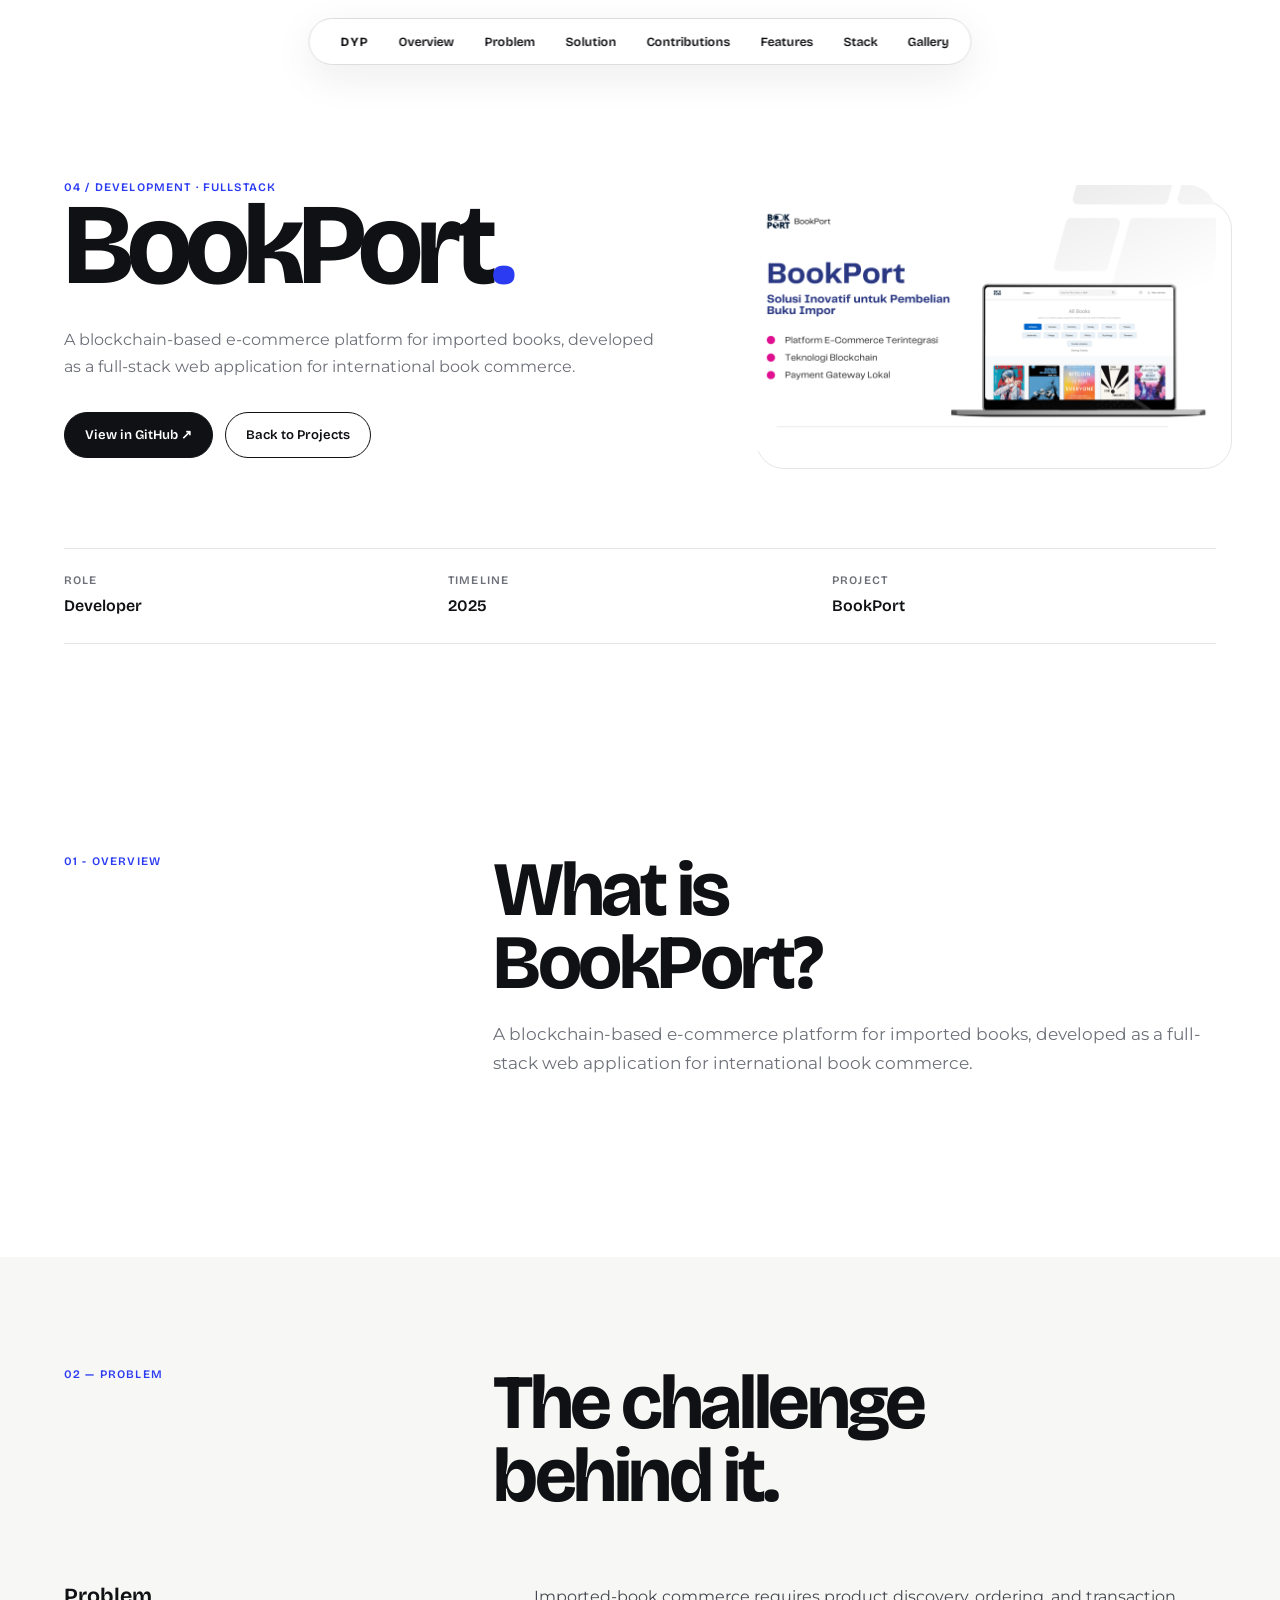
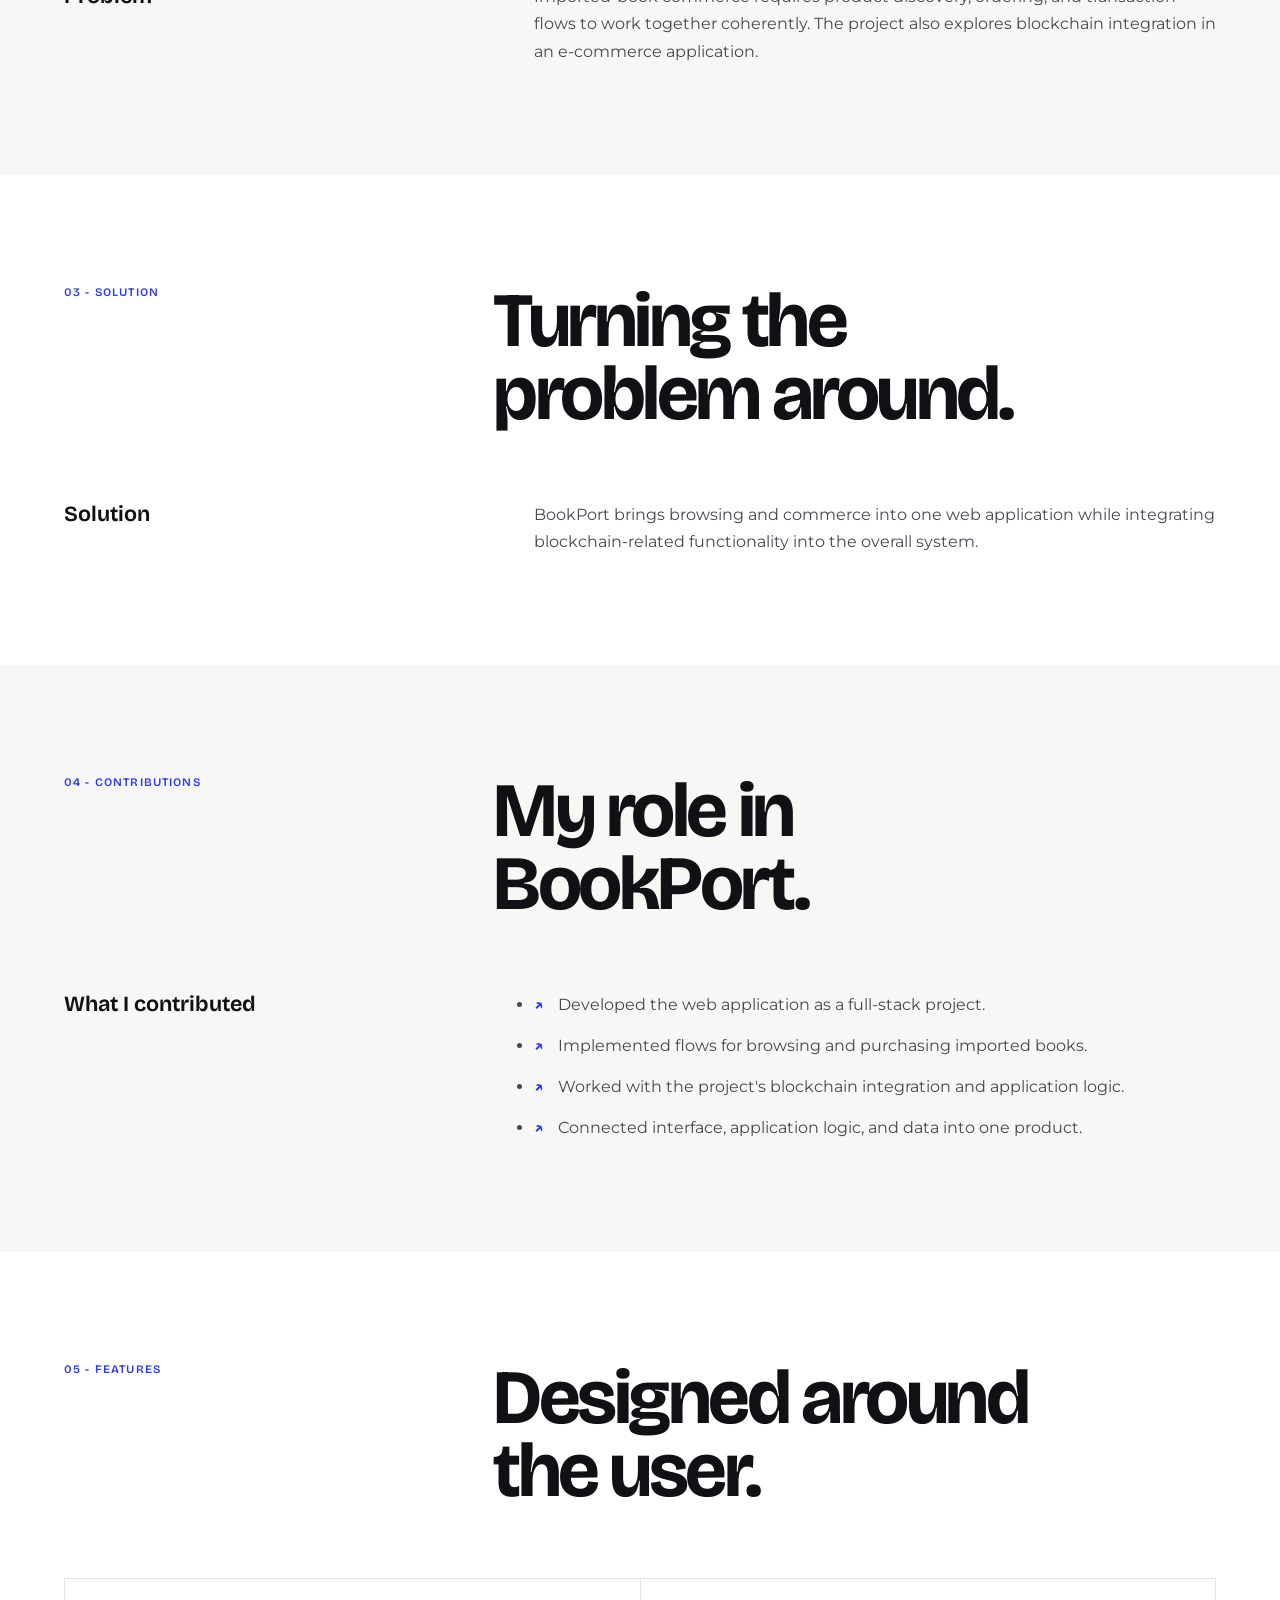
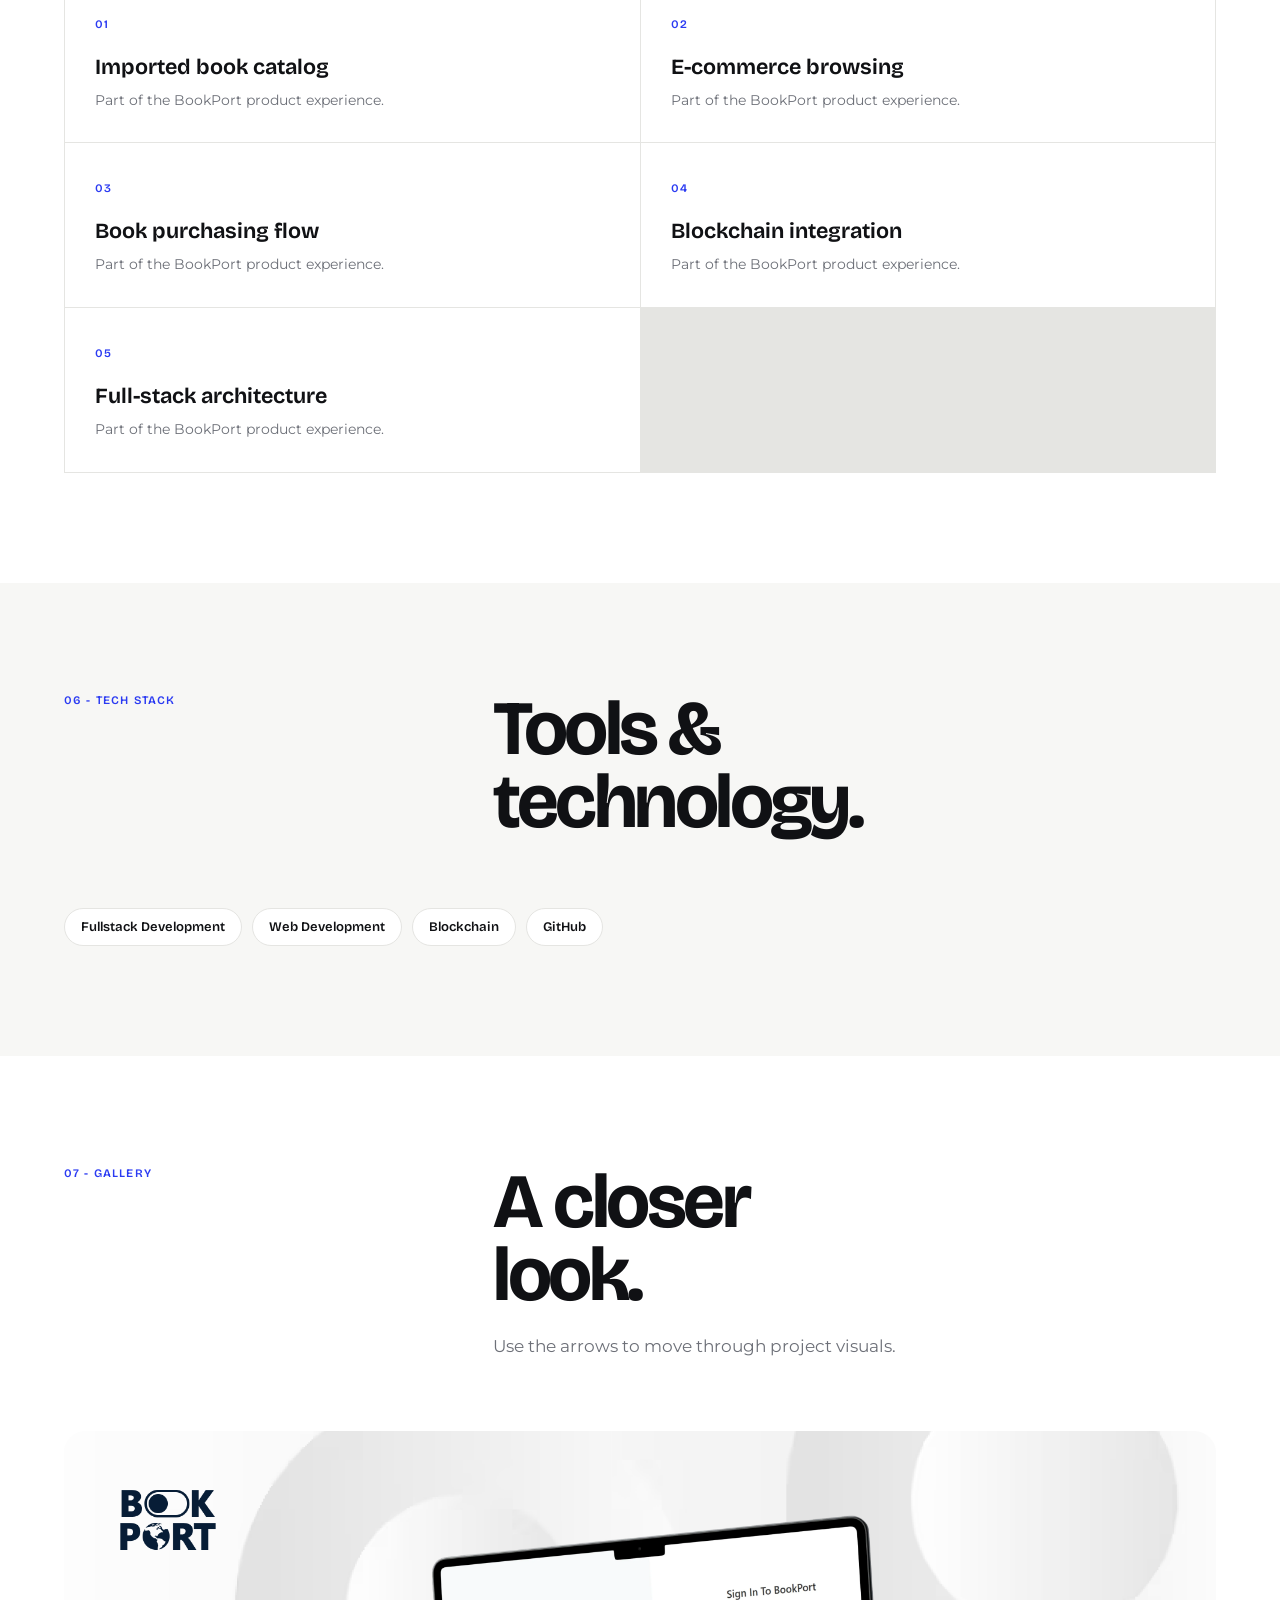
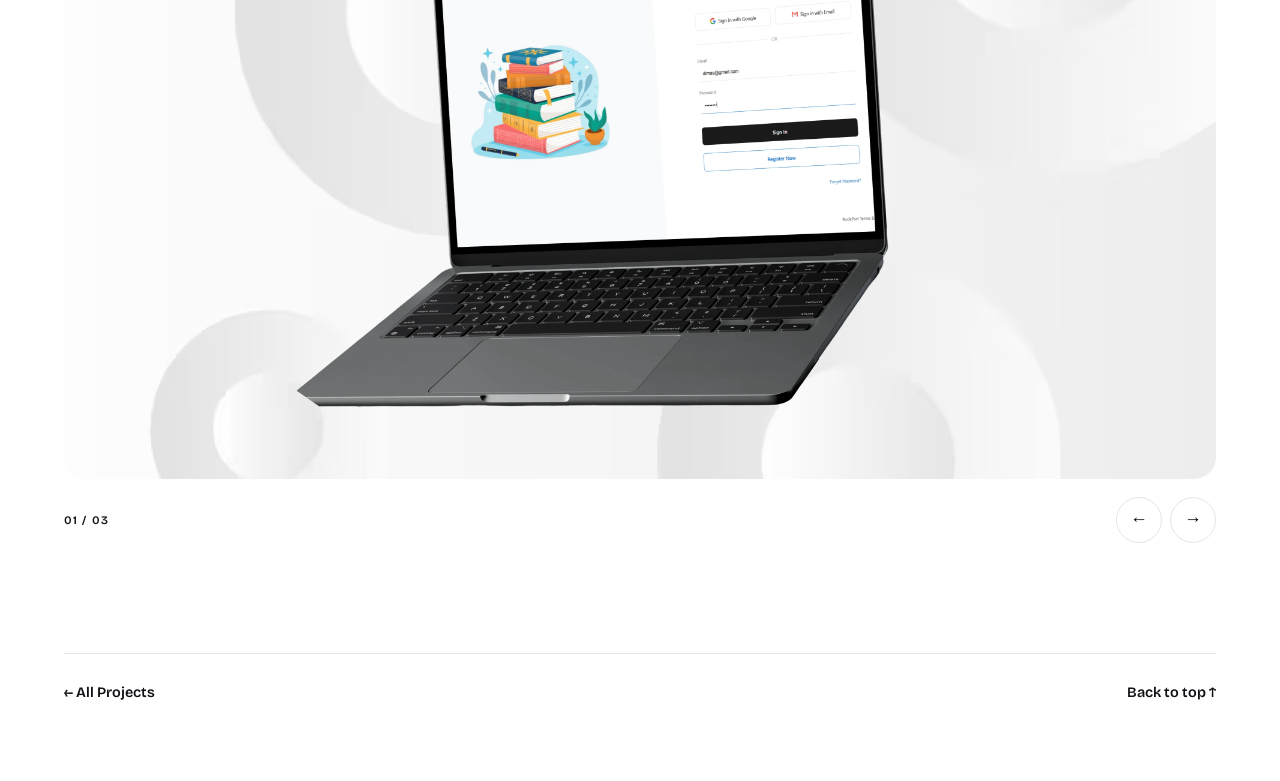
<file: projects/bookport.html>
<!doctype html>
<html lang="en">

<head>
    <meta charset="utf-8">
    <meta name="viewport" content="width=device-width,initial-scale=1">
    <title>BookPort - Dimas Yoga Pratama</title>
    <style>
        @import url('https://fonts.googleapis.com/css2?family=Bricolage+Grotesque:opsz,wght@12..96,400..800&family=Montserrat:wght@300;400;500;600;700&display=swap');

        :root {
            --bg: #fff;
            --surface: #f7f7f5;
            --ink: #101114;
            --muted: #6d7078;
            --line: #e5e5e2;
            --accent: #2b3bf2;
            --max: 1240px;
            --pad: clamp(20px, 5vw, 72px);
            --ease: cubic-bezier(.22, .9, .28, 1)
        }

        * {
            box-sizing: border-box;
            margin: 0;
            padding: 0
        }

        html {
            scroll-behavior: smooth
        }

        body {
            background: var(--bg);
            color: var(--ink);
            font-family: Montserrat, sans-serif;
            line-height: 1.7;
            -webkit-font-smoothing: antialiased
        }

        img {
            display: block;
            max-width: 100%
        }

        a {
            color: inherit
        }

        .container {
            width: min(var(--max), calc(100% - 2 * var(--pad)));
            margin: auto
        }

        .navbar {
            position: fixed;
            top: 18px;
            left: 50%;
            transform: translateX(-50%);
            z-index: 20;
            display: flex;
            align-items: center;
            gap: 4px;
            padding: 7px 9px 7px 18px;
            border: 1px solid #ddd;
            border-radius: 999px;
            background: #fffffff2;
            backdrop-filter: blur(18px);
            box-shadow: 0 12px 40px #14141e14
        }

        .navbar a {
            font: 600 .78rem 'Bricolage Grotesque', sans-serif;
            text-decoration: none;
            padding: 8px 13px;
            border-radius: 999px
        }

        .navbar a:hover {
            background: #f0f0ef
        }

        .navbar .brand {
            font-weight: 700;
            letter-spacing: .08em
        }

        .hero {
            padding: 180px 0 100px
        }

        .hero-grid {
            display: grid;
            grid-template-columns: 1fr .8fr;
            gap: 80px;
            align-items: center
        }

        .kicker,
        .section-num,
        .meta-label,
        .feature-num,
        .gallery-count {
            font: 600 .72rem 'Bricolage Grotesque', sans-serif;
            letter-spacing: .1em;
            text-transform: uppercase
        }

        .kicker,
        .section-num,
        .feature-num {
            color: var(--accent)
        }

        .hero h1 {
            font: 700 clamp(4rem, 9vw, 8.8rem)/.9 'Bricolage Grotesque', sans-serif;
            letter-spacing: -.055em
        }

        .hero h1 span {
            color: var(--accent)
        }

        .hero-description {
            margin-top: 28px;
            max-width: 600px;
            color: var(--muted)
        }

        .hero-actions {
            display: flex;
            gap: 12px;
            flex-wrap: wrap;
            margin-top: 32px
        }

        .button {
            display: inline-flex;
            align-items: center;
            justify-content: center;
            min-height: 46px;
            padding: 0 20px;
            border-radius: 999px;
            text-decoration: none;
            font: 600 .82rem 'Bricolage Grotesque', sans-serif;
            border: 1px solid var(--ink);
            transition: .35s var(--ease)
        }

        .button.primary {
            background: var(--ink);
            color: #fff
        }

        .button:hover {
            transform: translateY(-2px)
        }

        .button.primary:hover {
            background: var(--accent);
            border-color: var(--accent)
        }

        .button.ghost:hover {
            background: var(--ink);
            color: #fff
        }

        .hero-media img {
            width: 100%;
            aspect-ratio: 16/9;
            object-fit: cover;
            border-radius: 28px
        }

        .hero-media {
            position: relative
        }

        .hero-media:after {
            content: '';
            position: absolute;
            inset: 16px -16px -16px 16px;
            border: 1px solid var(--line);
            border-radius: 28px;
            z-index: -1
        }

        .meta {
            display: grid;
            grid-template-columns: repeat(3, 1fr);
            border-top: 1px solid var(--line);
            border-bottom: 1px solid var(--line);
            margin-top: 90px
        }

        .meta-item {
            padding: 24px 20px 24px 0
        }

        .meta-label {
            display: block;
            color: var(--muted);
            margin-bottom: 5px
        }

        .meta-value {
            font: 600 1rem 'Bricolage Grotesque', sans-serif
        }

        .section {
            padding: 110px 0
        }

        .section.alt {
            background: var(--surface)
        }

        .section-head {
            display: grid;
            grid-template-columns: .7fr 1.3fr;
            gap: 40px;
            margin-bottom: 70px
        }

        .section h2 {
            font: 700 clamp(2.7rem, 6vw, 5.5rem)/.95 'Bricolage Grotesque', sans-serif;
            letter-spacing: -.045em
        }

        .section-lead {
            font-size: 1.05rem;
            color: var(--muted);
            max-width: 65ch;
            margin-top: 20px
        }

        .case-copy {
            display: grid;
            grid-template-columns: .75fr 1.25fr;
            gap: 60px
        }

        .case-copy h3,
        .feature h3 {
            font: 650 1.35rem 'Bricolage Grotesque', sans-serif
        }

        .case-copy p,
        .list li {
            color: #454850
        }

        .list {
            display: grid;
            gap: 14px
        }

        .list li {
            position: relative;
            padding-left: 24px
        }

        .list li:before {
            content: '↗';
            position: absolute;
            left: 0;
            color: var(--accent);
            font-weight: 700
        }

        .feature-grid {
            display: grid;
            grid-template-columns: repeat(2, 1fr);
            gap: 1px;
            background: var(--line);
            border: 1px solid var(--line)
        }

        .feature {
            background: var(--bg);
            padding: 30px
        }

        .feature h3 {
            margin: 18px 0 8px
        }

        .feature p {
            font-size: .9rem;
            color: var(--muted)
        }

        .stack {
            display: flex;
            flex-wrap: wrap;
            gap: 10px
        }

        .chip {
            padding: 10px 16px;
            border: 1px solid var(--line);
            border-radius: 999px;
            font: 600 .82rem 'Bricolage Grotesque', sans-serif;
            background: #fff
        }

        .gallery-frame {
            position: relative;
            overflow: hidden;
            border-radius: 22px;
            background: #eee;
            aspect-ratio: 16/9
        }

        .gallery-frame img {
            width: 100%;
            height: 100%;
            object-fit: cover;
            transition: opacity .2s
        }

        .gallery-controls {
            display: flex;
            justify-content: space-between;
            align-items: center;
            margin-top: 18px
        }

        .gallery-buttons {
            display: flex;
            gap: 8px
        }

        .gallery-buttons button {
            width: 46px;
            height: 46px;
            border: 1px solid var(--line);
            background: #fff;
            border-radius: 50%;
            font-size: 1.1rem;
            cursor: pointer
        }

        .gallery-buttons button:hover {
            background: var(--ink);
            color: #fff
        }

        .note {
            margin-top: 15px;
            color: var(--muted);
            font-size: .78rem
        }

        .bottom-nav {
            display: flex;
            justify-content: space-between;
            border-top: 1px solid var(--line);
            padding: 30px 0 80px
        }

        .bottom-nav a {
            font: 600 .9rem 'Bricolage Grotesque', sans-serif;
            text-decoration: none
        }

        .bottom-nav a:hover {
            color: var(--accent)
        }

        .reveal {
            opacity: 0;
            transform: translateY(22px);
            transition: .8s var(--ease)
        }

        .reveal.show {
            opacity: 1;
            transform: none
        }

        @media(max-width:800px) {
            .navbar {
                width: calc(100% - 28px);
                justify-content: space-between
            }

            .navbar a:not(.brand) {
                display: none
            }

            .hero {
                padding-top: 130px
            }

            .hero-grid,
            .section-head,
            .case-copy {
                grid-template-columns: 1fr
            }

            .hero-grid {
                gap: 45px
            }

            .hero h1 {
                font-size: clamp(3.5rem, 17vw, 6rem)
            }

            .meta {
                grid-template-columns: 1fr
            }

            .meta-item {
                border-bottom: 1px solid var(--line)
            }

            .section {
                padding: 80px 0
            }

            .feature-grid {
                grid-template-columns: 1fr
            }

            .bottom-nav {
                padding-bottom: 50px
            }
        }
    </style>
</head>

<body>
    <nav class="navbar"><a class="brand" href="../index.html">DYP</a><a href="#overview">Overview</a><a
            href="#problem">Problem</a><a href="#solution">Solution</a><a href="#contributions">Contributions</a><a
            href="#features">Features</a><a href="#stack">Stack</a><a href="#gallery">Gallery</a></nav>
    <main>
        <section class="hero">
            <div class="container">
                <div class="hero-grid">
                    <div class="reveal">
                        <p class="kicker">04 / Development · Fullstack</p>
                        <h1>BookPort<span>.</span></h1>
                        <p class="hero-description">A blockchain-based e-commerce platform for imported books, developed
                            as a full-stack web application for international book commerce.</p>
                        <div class="hero-actions"><a class="button primary" href="https://github.com/dimassypp/BookPort"
                                target="_blank" rel="noopener">View in GitHub ↗</a><a class="button ghost"
                                href="../index.html#projects">Back to Projects</a></div>
                    </div>
                    <div class="hero-media reveal"><img src="../assets/images/bookport.png"
                            alt="BookPort project preview"></div>
                </div>
                <div class="meta reveal">
                    <div class="meta-item"><span class="meta-label">Role</span><span class="meta-value">Developer</span>
                    </div>
                    <div class="meta-item"><span class="meta-label">Timeline</span><span class="meta-value">2025</span>
                    </div>
                    <div class="meta-item"><span class="meta-label">Project</span><span
                            class="meta-value">BookPort</span></div>
                </div>
            </div>
        </section>
        <section class="section" id="overview">
            <div class="container">
                <div class="section-head reveal"><span class="section-num">01 - OVERVIEW</span>
                    <div>
                        <h2>What is<br>BookPort?</h2>
                        <p class="section-lead">A blockchain-based e-commerce platform for imported books, developed as
                            a full-stack web application for international book commerce.</p>
                    </div>
                </div>
            </div>
        </section>
        <section class="section alt" id="problem">
            <div class="container">
                <div class="section-head reveal"><span class="section-num">02 — PROBLEM</span>
                    <div>
                        <h2>The challenge<br>behind it.</h2>
                    </div>
                </div>
                <div class="case-copy reveal">
                    <h3>Problem</h3>
                    <p>Imported-book commerce requires product discovery, ordering, and transaction flows to work
                        together coherently. The project also explores blockchain integration in an e-commerce
                        application.</p>
                </div>
            </div>
        </section>
        <section class="section" id="solution">
            <div class="container">
                <div class="section-head reveal"><span class="section-num">03 - SOLUTION</span>
                    <div>
                        <h2>Turning the<br>problem around.</h2>
                    </div>
                </div>
                <div class="case-copy reveal">
                    <h3>Solution</h3>
                    <p>BookPort brings browsing and commerce into one web application while integrating
                        blockchain-related functionality into the overall system.</p>
                </div>
            </div>
        </section>
        <section class="section alt" id="contributions">
            <div class="container">
                <div class="section-head reveal"><span class="section-num">04 - CONTRIBUTIONS</span>
                    <div>
                        <h2>My role in<br>BookPort.</h2>
                    </div>
                </div>
                <div class="case-copy reveal">
                    <h3>What I contributed</h3>
                    <ul class="list">
                        <li>Developed the web application as a full-stack project.</li>
                        <li>Implemented flows for browsing and purchasing imported books.</li>
                        <li>Worked with the project's blockchain integration and application logic.</li>
                        <li>Connected interface, application logic, and data into one product.</li>
                    </ul>
                </div>
            </div>
        </section>
        <section class="section" id="features">
            <div class="container">
                <div class="section-head reveal"><span class="section-num">05 - FEATURES</span>
                    <div>
                        <h2>Designed around<br>the user.</h2>
                    </div>
                </div>
                <div class="feature-grid">
                    <article class='feature reveal'><span class='feature-num'>01</span>
                        <h3>Imported book catalog</h3>
                        <p>Part of the BookPort product experience.</p>
                    </article>
                    <article class='feature reveal'><span class='feature-num'>02</span>
                        <h3>E-commerce browsing</h3>
                        <p>Part of the BookPort product experience.</p>
                    </article>
                    <article class='feature reveal'><span class='feature-num'>03</span>
                        <h3>Book purchasing flow</h3>
                        <p>Part of the BookPort product experience.</p>
                    </article>
                    <article class='feature reveal'><span class='feature-num'>04</span>
                        <h3>Blockchain integration</h3>
                        <p>Part of the BookPort product experience.</p>
                    </article>
                    <article class='feature reveal'><span class='feature-num'>05</span>
                        <h3>Full-stack architecture</h3>
                        <p>Part of the BookPort product experience.</p>
                    </article>
                </div>
            </div>
        </section>
        <section class="section alt" id="stack">
            <div class="container">
                <div class="section-head reveal"><span class="section-num">06 - TECH STACK</span>
                    <div>
                        <h2>Tools &amp;<br>technology.</h2>
                    </div>
                </div>
                <div class="stack reveal"><span class='chip'>Fullstack Development</span><span class='chip'>Web
                        Development</span><span class='chip'>Blockchain</span><span class='chip'>GitHub</span></div>
            </div>
        </section>
        <section class="section" id="gallery">
            <div class="container">
                <div class="section-head reveal"><span class="section-num">07 - GALLERY</span>
                    <div>
                        <h2>A closer<br>look.</h2>
                        <p class="section-lead">Use the arrows to move through project visuals.</p>
                    </div>
                </div>
                <div class="gallery reveal">
                    <div class="gallery-frame"><img id="galleryImage" src="../assets/images/bookport1.png"
                            alt="BookPort gallery image"></div>
                    <div class="gallery-controls"><span class="gallery-count" id="galleryCount">01 / 03</span>
                        <div class="gallery-buttons"><button id="prev" type="button">←</button><button id="next"
                                type="button">→</button></div>
                    </div>
                </div>
            </div>
        </section>
        <section class="container">
            <div class="bottom-nav"><a href="../index.html#projects">← All Projects</a><a href="#overview">Back to top
                    ↑</a></div>
        </section>
    </main>
    <script>const gallery = ["../assets/images/bookport1.png", "../assets/images/bookport2.png", "../assets/images/bookport3.png"]; let i = 0; const im = document.getElementById('galleryImage'), ct = document.getElementById('galleryCount'); function render() { im.style.opacity = 0; setTimeout(() => { im.src = gallery[i]; im.style.opacity = 1; ct.textContent = String(i + 1).padStart(2, '0') + ' / ' + String(gallery.length).padStart(2, '0') }, 120) } document.getElementById('next').onclick = () => { i = (i + 1) % gallery.length; render() }; document.getElementById('prev').onclick = () => { i = (i - 1 + gallery.length) % gallery.length; render() }; const o = new IntersectionObserver(es => es.forEach(e => e.isIntersecting && e.target.classList.add('show')), { threshold: .12 }); document.querySelectorAll('.reveal').forEach(e => o.observe(e));</script>
</body>

</html>
</file>
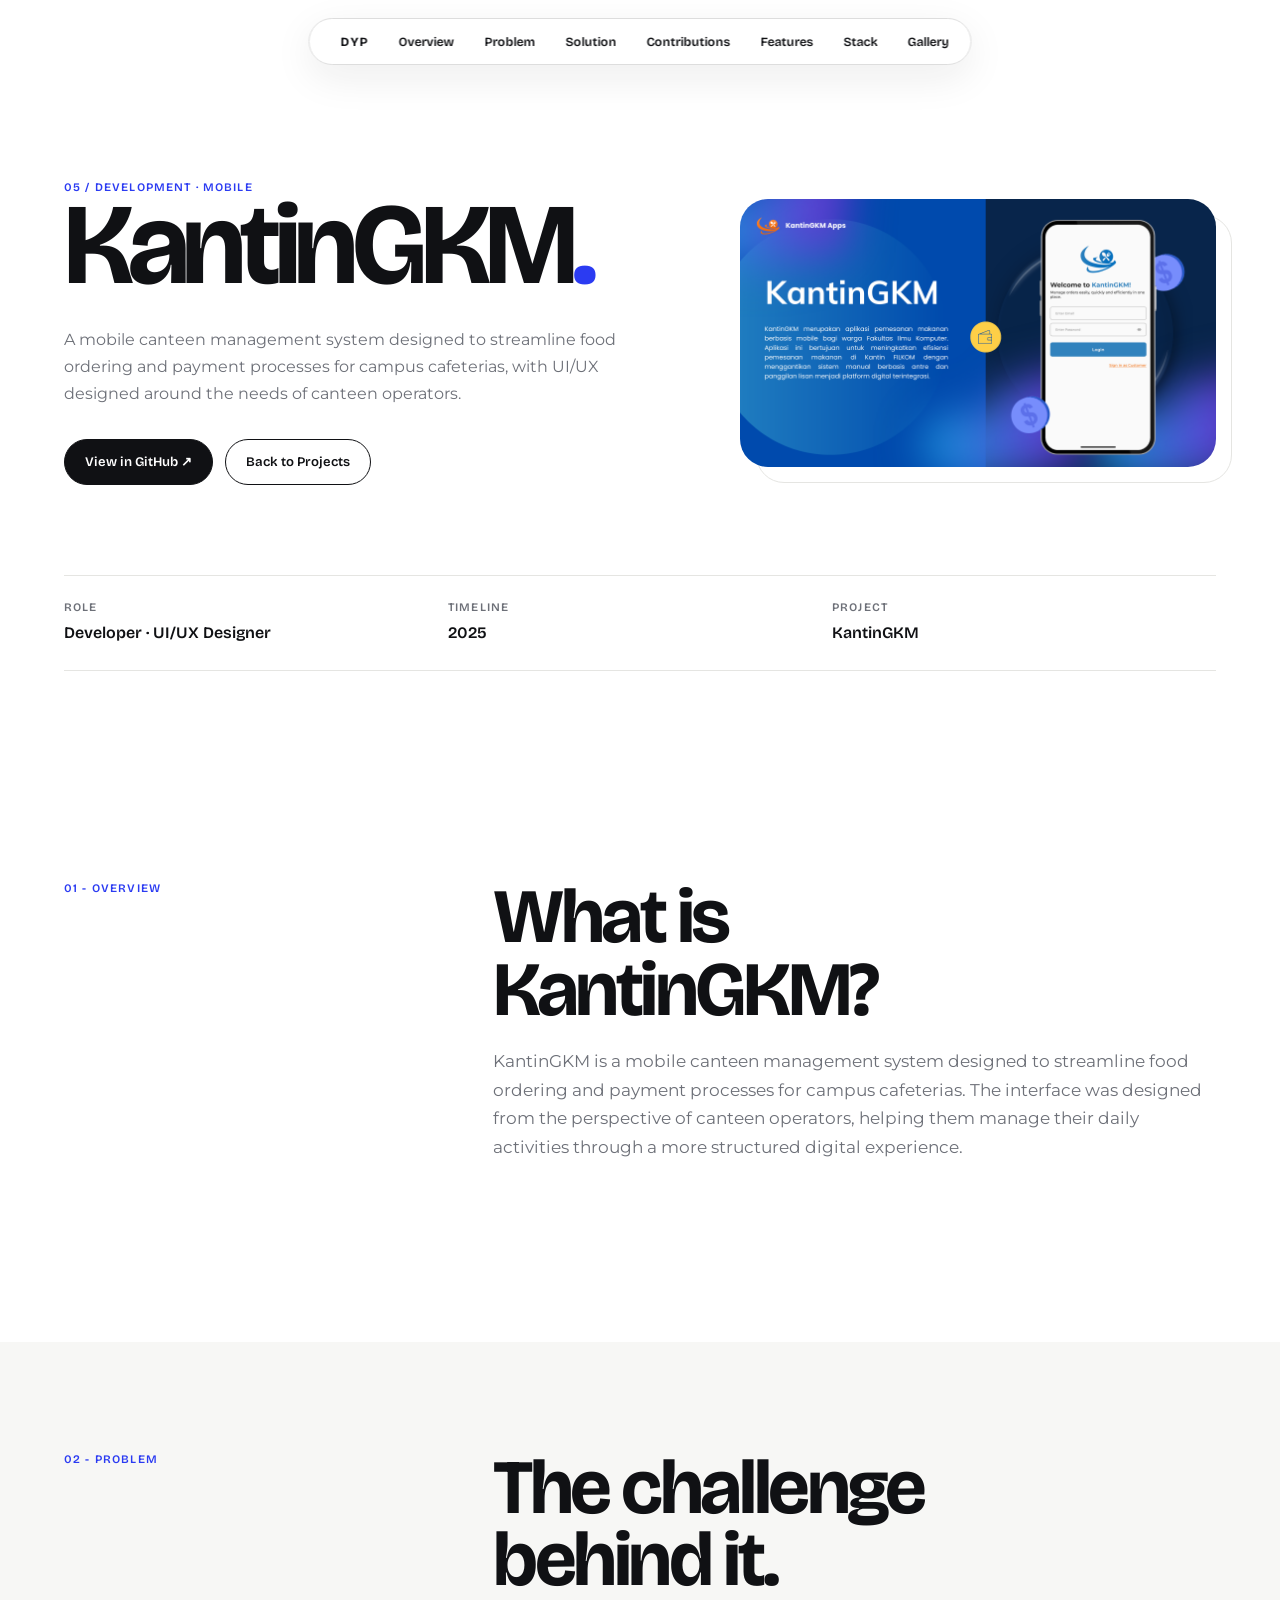
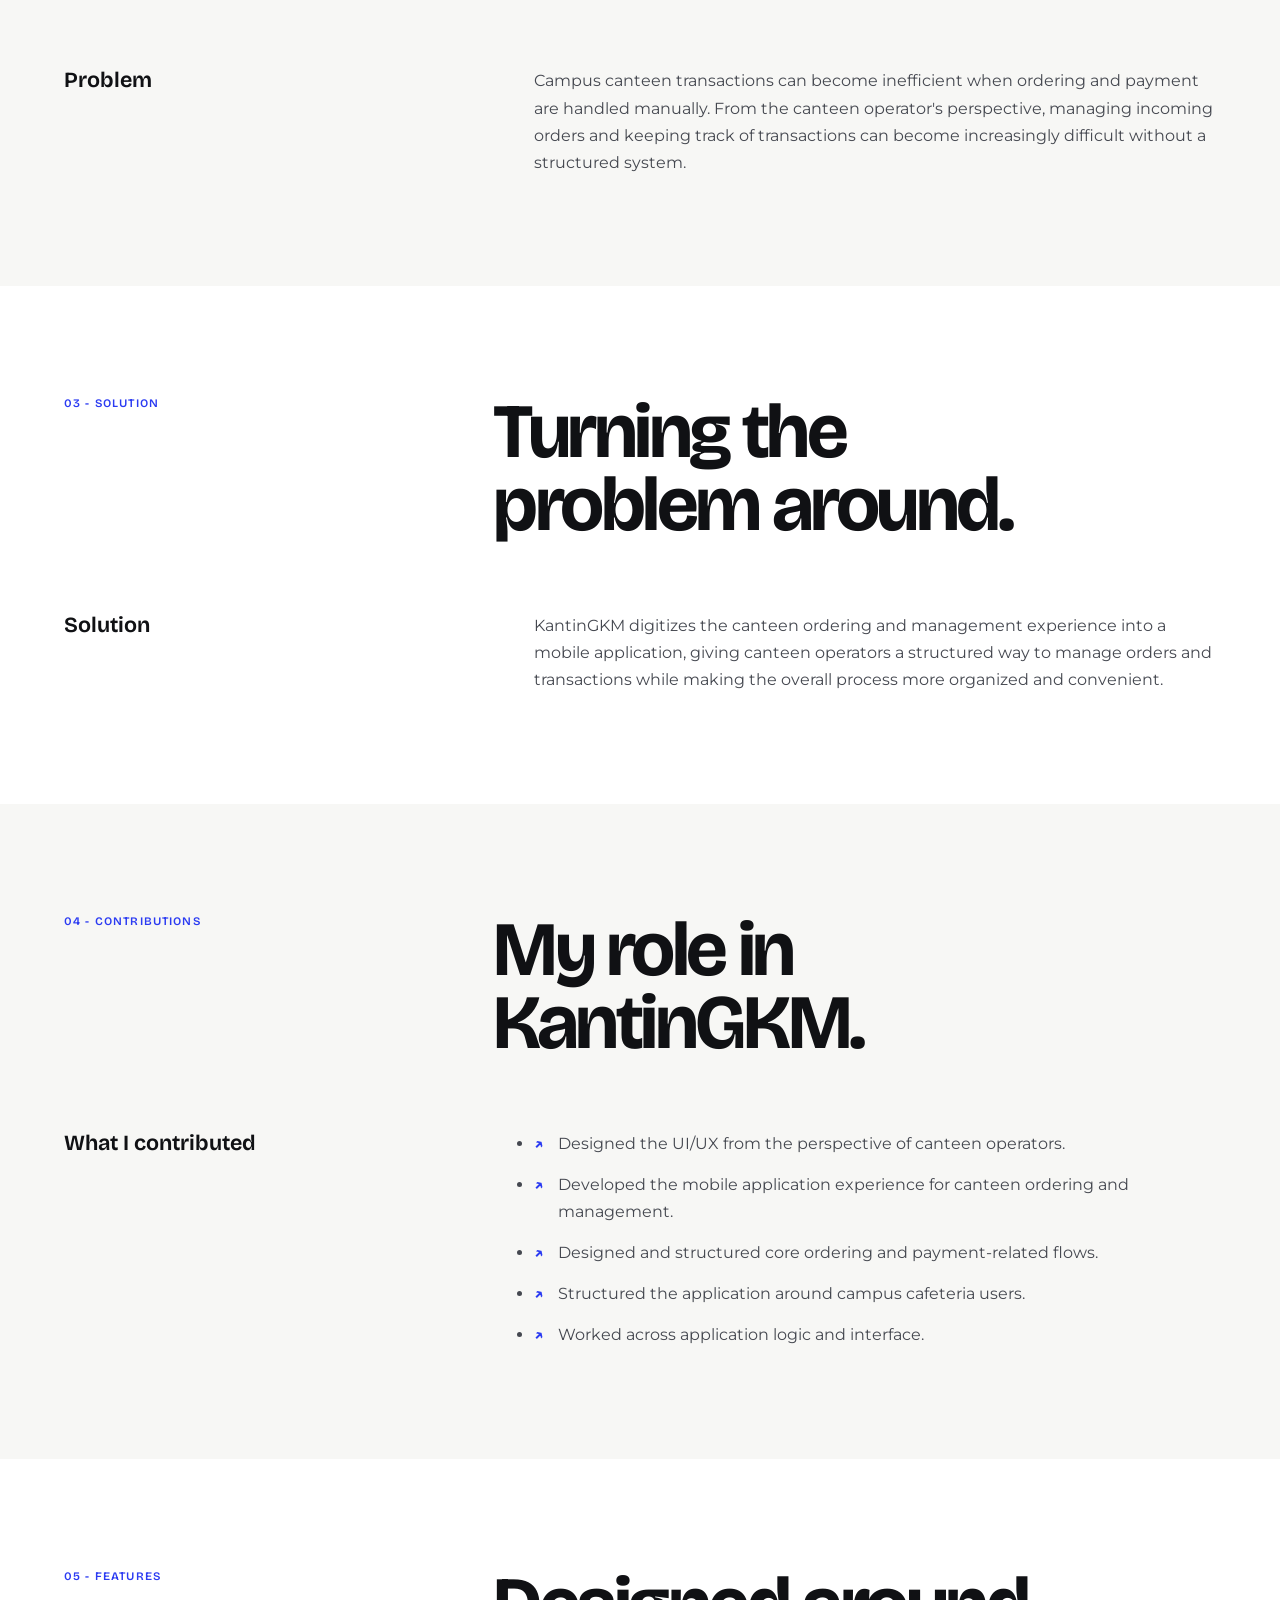
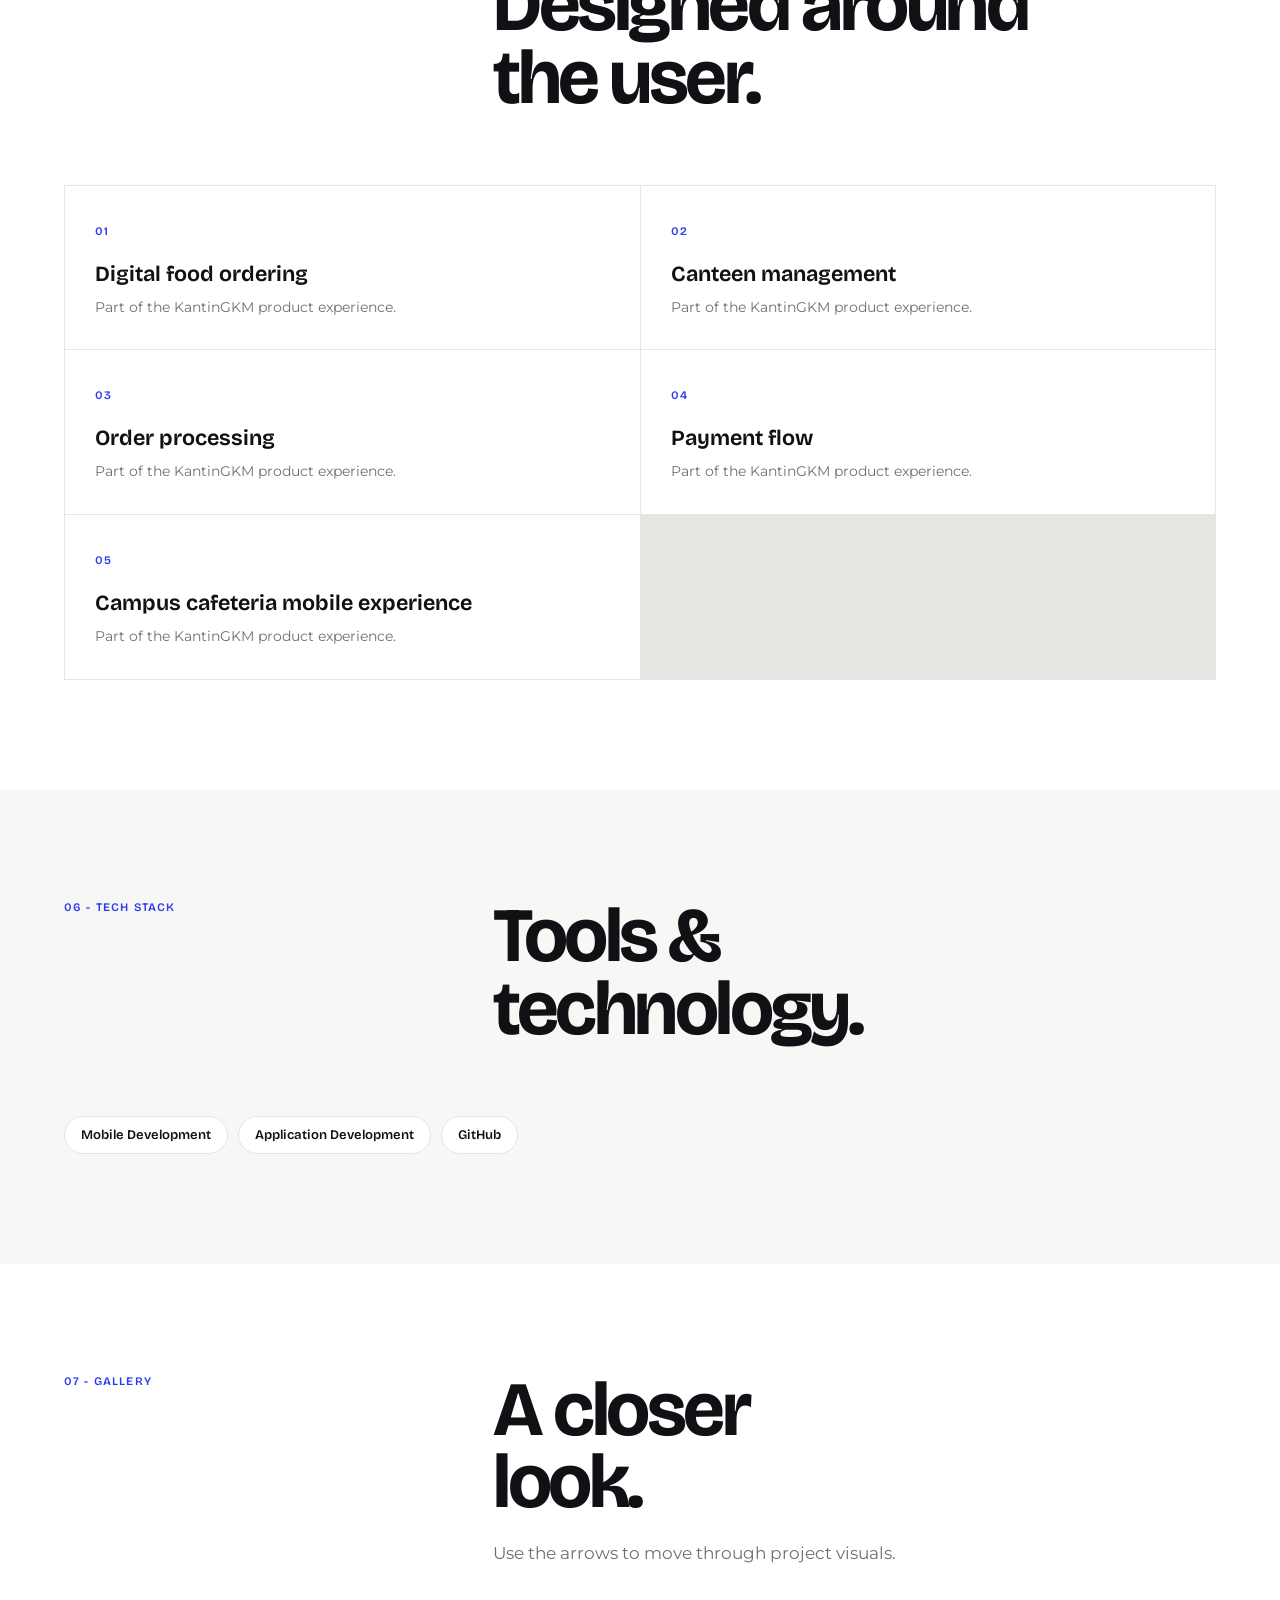
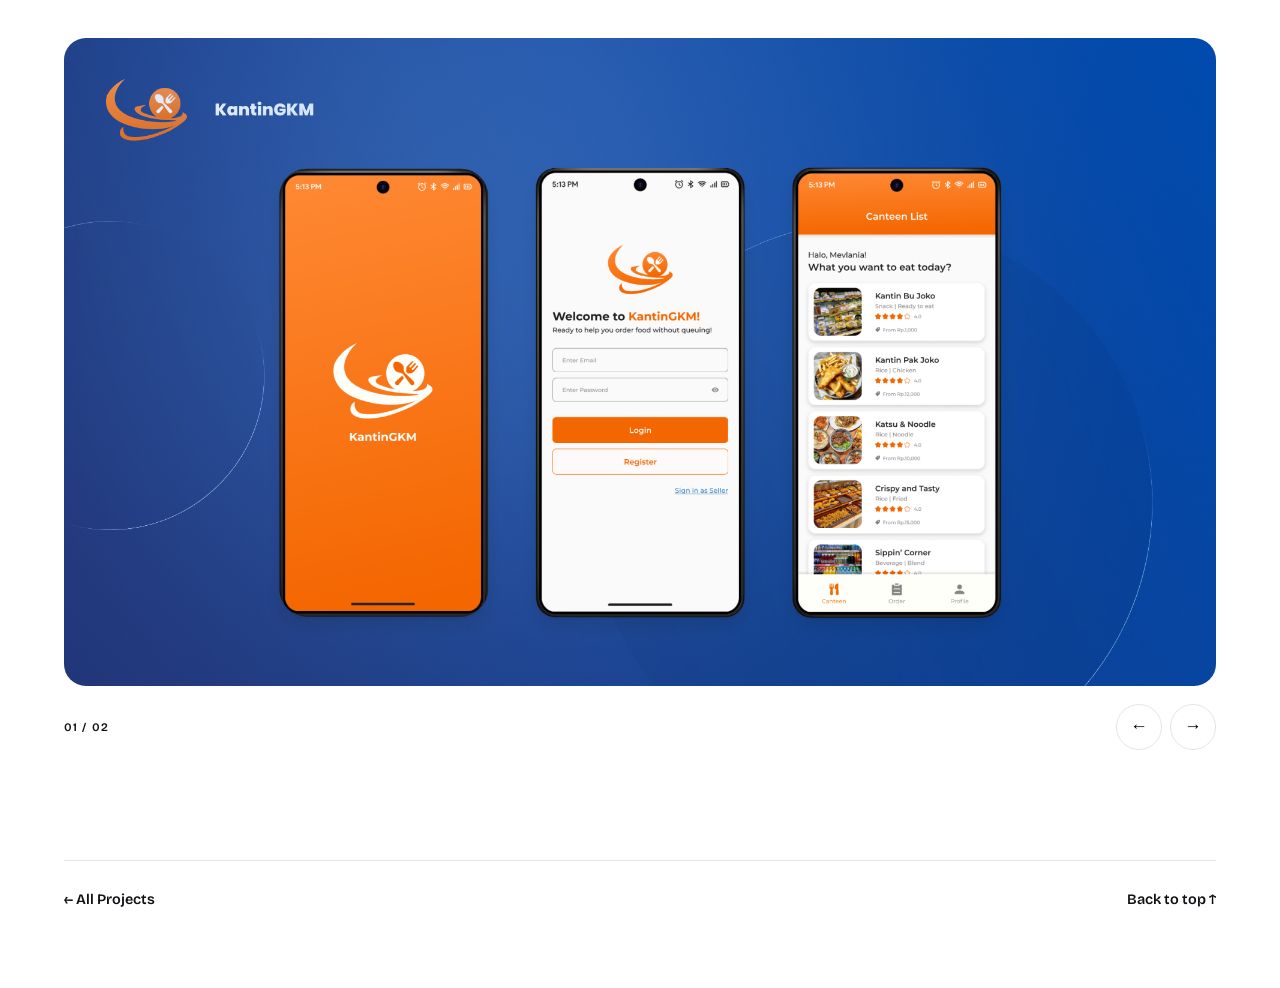
<file: projects/kantingkm.html>
<!doctype html>
<html lang="en">

<head>
    <meta charset="utf-8">
    <meta name="viewport" content="width=device-width,initial-scale=1">
    <title>KantinGKM - Dimas Yoga Pratama</title>
    <style>
        @import url('https://fonts.googleapis.com/css2?family=Bricolage+Grotesque:opsz,wght@12..96,400..800&family=Montserrat:wght@300;400;500;600;700&display=swap');

        :root {
            --bg: #fff;
            --surface: #f7f7f5;
            --ink: #101114;
            --muted: #6d7078;
            --line: #e5e5e2;
            --accent: #2b3bf2;
            --max: 1240px;
            --pad: clamp(20px, 5vw, 72px);
            --ease: cubic-bezier(.22, .9, .28, 1)
        }

        * {
            box-sizing: border-box;
            margin: 0;
            padding: 0
        }

        html {
            scroll-behavior: smooth
        }

        body {
            background: var(--bg);
            color: var(--ink);
            font-family: Montserrat, sans-serif;
            line-height: 1.7;
            -webkit-font-smoothing: antialiased
        }

        img {
            display: block;
            max-width: 100%
        }

        a {
            color: inherit
        }

        .container {
            width: min(var(--max), calc(100% - 2 * var(--pad)));
            margin: auto
        }

        .navbar {
            position: fixed;
            top: 18px;
            left: 50%;
            transform: translateX(-50%);
            z-index: 20;
            display: flex;
            align-items: center;
            gap: 4px;
            padding: 7px 9px 7px 18px;
            border: 1px solid #ddd;
            border-radius: 999px;
            background: #fffffff2;
            backdrop-filter: blur(18px);
            box-shadow: 0 12px 40px #14141e14
        }

        .navbar a {
            font: 600 .78rem 'Bricolage Grotesque', sans-serif;
            text-decoration: none;
            padding: 8px 13px;
            border-radius: 999px
        }

        .navbar a:hover {
            background: #f0f0ef
        }

        .navbar .brand {
            font-weight: 700;
            letter-spacing: .08em
        }

        .hero {
            padding: 180px 0 100px
        }

        .hero-grid {
            display: grid;
            grid-template-columns: 1fr .8fr;
            gap: 80px;
            align-items: center
        }

        .kicker,
        .section-num,
        .meta-label,
        .feature-num,
        .gallery-count {
            font: 600 .72rem 'Bricolage Grotesque', sans-serif;
            letter-spacing: .1em;
            text-transform: uppercase
        }

        .kicker,
        .section-num,
        .feature-num {
            color: var(--accent)
        }

        .hero h1 {
            font: 700 clamp(4rem, 9vw, 8.8rem)/.9 'Bricolage Grotesque', sans-serif;
            letter-spacing: -.055em
        }

        .hero h1 span {
            color: var(--accent)
        }

        .hero-description {
            margin-top: 28px;
            max-width: 600px;
            color: var(--muted)
        }

        .hero-actions {
            display: flex;
            gap: 12px;
            flex-wrap: wrap;
            margin-top: 32px
        }

        .button {
            display: inline-flex;
            align-items: center;
            justify-content: center;
            min-height: 46px;
            padding: 0 20px;
            border-radius: 999px;
            text-decoration: none;
            font: 600 .82rem 'Bricolage Grotesque', sans-serif;
            border: 1px solid var(--ink);
            transition: .35s var(--ease)
        }

        .button.primary {
            background: var(--ink);
            color: #fff
        }

        .button:hover {
            transform: translateY(-2px)
        }

        .button.primary:hover {
            background: var(--accent);
            border-color: var(--accent)
        }

        .button.ghost:hover {
            background: var(--ink);
            color: #fff
        }

        .hero-media img {
            width: 100%;
            aspect-ratio: 16/9;
            object-fit: cover;
            border-radius: 28px
        }

        .hero-media {
            position: relative
        }

        .hero-media:after {
            content: '';
            position: absolute;
            inset: 16px -16px -16px 16px;
            border: 1px solid var(--line);
            border-radius: 28px;
            z-index: -1
        }

        .meta {
            display: grid;
            grid-template-columns: repeat(3, 1fr);
            border-top: 1px solid var(--line);
            border-bottom: 1px solid var(--line);
            margin-top: 90px
        }

        .meta-item {
            padding: 24px 20px 24px 0
        }

        .meta-label {
            display: block;
            color: var(--muted);
            margin-bottom: 5px
        }

        .meta-value {
            font: 600 1rem 'Bricolage Grotesque', sans-serif
        }

        .section {
            padding: 110px 0
        }

        .section.alt {
            background: var(--surface)
        }

        .section-head {
            display: grid;
            grid-template-columns: .7fr 1.3fr;
            gap: 40px;
            margin-bottom: 70px
        }

        .section h2 {
            font: 700 clamp(2.7rem, 6vw, 5.5rem)/.95 'Bricolage Grotesque', sans-serif;
            letter-spacing: -.045em
        }

        .section-lead {
            font-size: 1.05rem;
            color: var(--muted);
            max-width: 65ch;
            margin-top: 20px
        }

        .case-copy {
            display: grid;
            grid-template-columns: .75fr 1.25fr;
            gap: 60px
        }

        .case-copy h3,
        .feature h3 {
            font: 650 1.35rem 'Bricolage Grotesque', sans-serif
        }

        .case-copy p,
        .list li {
            color: #454850
        }

        .list {
            display: grid;
            gap: 14px
        }

        .list li {
            position: relative;
            padding-left: 24px
        }

        .list li:before {
            content: '↗';
            position: absolute;
            left: 0;
            color: var(--accent);
            font-weight: 700
        }

        .feature-grid {
            display: grid;
            grid-template-columns: repeat(2, 1fr);
            gap: 1px;
            background: var(--line);
            border: 1px solid var(--line)
        }

        .feature {
            background: var(--bg);
            padding: 30px
        }

        .feature h3 {
            margin: 18px 0 8px
        }

        .feature p {
            font-size: .9rem;
            color: var(--muted)
        }

        .stack {
            display: flex;
            flex-wrap: wrap;
            gap: 10px
        }

        .chip {
            padding: 10px 16px;
            border: 1px solid var(--line);
            border-radius: 999px;
            font: 600 .82rem 'Bricolage Grotesque', sans-serif;
            background: #fff
        }

        .gallery-frame {
            position: relative;
            overflow: hidden;
            border-radius: 22px;
            background: #eee;
            aspect-ratio: 16/9
        }

        .gallery-frame img {
            width: 100%;
            height: 100%;
            object-fit: cover;
            transition: opacity .2s
        }

        .gallery-controls {
            display: flex;
            justify-content: space-between;
            align-items: center;
            margin-top: 18px
        }

        .gallery-buttons {
            display: flex;
            gap: 8px
        }

        .gallery-buttons button {
            width: 46px;
            height: 46px;
            border: 1px solid var(--line);
            background: #fff;
            border-radius: 50%;
            font-size: 1.1rem;
            cursor: pointer
        }

        .gallery-buttons button:hover {
            background: var(--ink);
            color: #fff
        }

        .note {
            margin-top: 15px;
            color: var(--muted);
            font-size: .78rem
        }

        .bottom-nav {
            display: flex;
            justify-content: space-between;
            border-top: 1px solid var(--line);
            padding: 30px 0 80px
        }

        .bottom-nav a {
            font: 600 .9rem 'Bricolage Grotesque', sans-serif;
            text-decoration: none
        }

        .bottom-nav a:hover {
            color: var(--accent)
        }

        .reveal {
            opacity: 0;
            transform: translateY(22px);
            transition: .8s var(--ease)
        }

        .reveal.show {
            opacity: 1;
            transform: none
        }

        @media(max-width:800px) {
            .navbar {
                width: calc(100% - 28px);
                justify-content: space-between
            }

            .navbar a:not(.brand) {
                display: none
            }

            .hero {
                padding-top: 130px
            }

            .hero-grid,
            .section-head,
            .case-copy {
                grid-template-columns: 1fr
            }

            .hero-grid {
                gap: 45px
            }

            .hero h1 {
                font-size: clamp(3.5rem, 17vw, 6rem)
            }

            .meta {
                grid-template-columns: 1fr
            }

            .meta-item {
                border-bottom: 1px solid var(--line)
            }

            .section {
                padding: 80px 0
            }

            .feature-grid {
                grid-template-columns: 1fr
            }

            .bottom-nav {
                padding-bottom: 50px
            }
        }
    </style>
</head>

<body>
    <nav class="navbar"><a class="brand" href="../index.html">DYP</a><a href="#overview">Overview</a><a
            href="#problem">Problem</a><a href="#solution">Solution</a><a href="#contributions">Contributions</a><a
            href="#features">Features</a><a href="#stack">Stack</a><a href="#gallery">Gallery</a></nav>
    <main>
        <section class="hero">
            <div class="container">
                <div class="hero-grid">
                    <div class="reveal">
                        <p class="kicker">05 / Development · Mobile</p>
                        <h1>KantinGKM<span>.</span></h1>
                        <p class="hero-description">A mobile canteen management system designed to streamline food ordering and payment processes for campus cafeterias, with UI/UX designed around the needs of canteen operators.</p>
                        <div class="hero-actions"><a class="button primary"
                                href="https://github.com/dimassypp/KantinGKM" target="_blank" rel="noopener">View in
                                GitHub ↗</a><a class="button ghost" href="../index.html#projects">Back to Projects</a>
                        </div>
                    </div>
                    <div class="hero-media reveal"><img src="../assets/images/kantingkm.png"
                            alt="KantinGKM project preview"></div>
                </div>
                <div class="meta reveal">
                    <div class="meta-item"><span class="meta-label">Role</span><span class="meta-value">Developer · UI/UX Designer</span>
                    </div>
                    <div class="meta-item"><span class="meta-label">Timeline</span><span class="meta-value">2025</span>
                    </div>
                    <div class="meta-item"><span class="meta-label">Project</span><span
                            class="meta-value">KantinGKM</span></div>
                </div>
            </div>
        </section>
        <section class="section" id="overview">
            <div class="container">
                <div class="section-head reveal"><span class="section-num">01 - OVERVIEW</span>
                    <div>
                        <h2>What is<br>KantinGKM?</h2>
                        <p class="section-lead">KantinGKM is a mobile canteen management system designed to streamline food ordering and payment processes for campus cafeterias. The interface was designed from the perspective of canteen operators, helping them manage their daily activities through a more structured digital experience.</p>
                    </div>
                </div>
            </div>
        </section>
        <section class="section alt" id="problem">
            <div class="container">
                <div class="section-head reveal"><span class="section-num">02 - PROBLEM</span>
                    <div>
                        <h2>The challenge<br>behind it.</h2>
                    </div>
                </div>
                <div class="case-copy reveal">
                    <h3>Problem</h3>
                    <p>Campus canteen transactions can become inefficient when ordering and payment are handled manually. From the canteen operator's perspective, managing incoming orders and keeping track of transactions can become increasingly difficult without a structured system.</p>
                </div>
            </div>
        </section>
        <section class="section" id="solution">
            <div class="container">
                <div class="section-head reveal"><span class="section-num">03 - SOLUTION</span>
                    <div>
                        <h2>Turning the<br>problem around.</h2>
                    </div>
                </div>
                <div class="case-copy reveal">
                    <h3>Solution</h3>
                    <p>KantinGKM digitizes the canteen ordering and management experience into a mobile application, giving canteen operators a structured way to manage orders and transactions while making the overall process more organized and convenient.
                    </p>
                </div>
            </div>
        </section>
        <section class="section alt" id="contributions">
            <div class="container">
                <div class="section-head reveal"><span class="section-num">04 - CONTRIBUTIONS</span>
                    <div>
                        <h2>My role in<br>KantinGKM.</h2>
                    </div>
                </div>
                <div class="case-copy reveal">
                    <h3>What I contributed</h3>
                    <ul class="list">
                        <li>Designed the UI/UX from the perspective of canteen operators.</li>
                        <li>Developed the mobile application experience for canteen ordering and management.</li>
                        <li>Designed and structured core ordering and payment-related flows.</li>
                        <li>Structured the application around campus cafeteria users.</li>
                        <li>Worked across application logic and interface.</li>
                    </ul>
                </div>
            </div>
        </section>
        <section class="section" id="features">
            <div class="container">
                <div class="section-head reveal"><span class="section-num">05 - FEATURES</span>
                    <div>
                        <h2>Designed around<br>the user.</h2>
                    </div>
                </div>
                <div class="feature-grid">
                    <article class='feature reveal'><span class='feature-num'>01</span>
                        <h3>Digital food ordering</h3>
                        <p>Part of the KantinGKM product experience.</p>
                    </article>
                    <article class='feature reveal'><span class='feature-num'>02</span>
                        <h3>Canteen management</h3>
                        <p>Part of the KantinGKM product experience.</p>
                    </article>
                    <article class='feature reveal'><span class='feature-num'>03</span>
                        <h3>Order processing</h3>
                        <p>Part of the KantinGKM product experience.</p>
                    </article>
                    <article class='feature reveal'><span class='feature-num'>04</span>
                        <h3>Payment flow</h3>
                        <p>Part of the KantinGKM product experience.</p>
                    </article>
                    <article class='feature reveal'><span class='feature-num'>05</span>
                        <h3>Campus cafeteria mobile experience</h3>
                        <p>Part of the KantinGKM product experience.</p>
                    </article>
                </div>
            </div>
        </section>
        <section class="section alt" id="stack">
            <div class="container">
                <div class="section-head reveal"><span class="section-num">06 - TECH STACK</span>
                    <div>
                        <h2>Tools &amp;<br>technology.</h2>
                    </div>
                </div>
                <div class="stack reveal"><span class='chip'>Mobile Development</span><span class='chip'>Application
                        Development</span><span class='chip'>GitHub</span></div>
            </div>
        </section>
        <section class="section" id="gallery">
            <div class="container">
                <div class="section-head reveal"><span class="section-num">07 - GALLERY</span>
                    <div>
                        <h2>A closer<br>look.</h2>
                        <p class="section-lead">Use the arrows to move through project visuals.</p>
                    </div>
                </div>
                <div class="gallery reveal">
                    <div class="gallery-frame"><img id="galleryImage" src="../assets/images/Kantingkm1.png"
                            alt="KantinGKM gallery image"></div>
                    <div class="gallery-controls"><span class="gallery-count" id="galleryCount">01 / 02</span>
                        <div class="gallery-buttons"><button id="prev" type="button">←</button><button id="next"
                                type="button">→</button></div>
                    </div>
                </div>
            </div>
        </section>
        <section class="container">
            <div class="bottom-nav"><a href="../index.html#projects">← All Projects</a><a href="#overview">Back to top
                    ↑</a></div>
        </section>
    </main>
    <script>const gallery = ["../assets/images/Kantingkm1.png", "../assets/images/Kantingkm - 2.png"]; let i = 0; const im = document.getElementById('galleryImage'), ct = document.getElementById('galleryCount'); function render() { im.style.opacity = 0; setTimeout(() => { im.src = gallery[i]; im.style.opacity = 1; ct.textContent = String(i + 1).padStart(2, '0') + ' / ' + String(gallery.length).padStart(2, '0') }, 120) } document.getElementById('next').onclick = () => { i = (i + 1) % gallery.length; render() }; document.getElementById('prev').onclick = () => { i = (i - 1 + gallery.length) % gallery.length; render() }; const o = new IntersectionObserver(es => es.forEach(e => e.isIntersecting && e.target.classList.add('show')), { threshold: .12 }); document.querySelectorAll('.reveal').forEach(e => o.observe(e));</script>
</body>

</html>
</file>
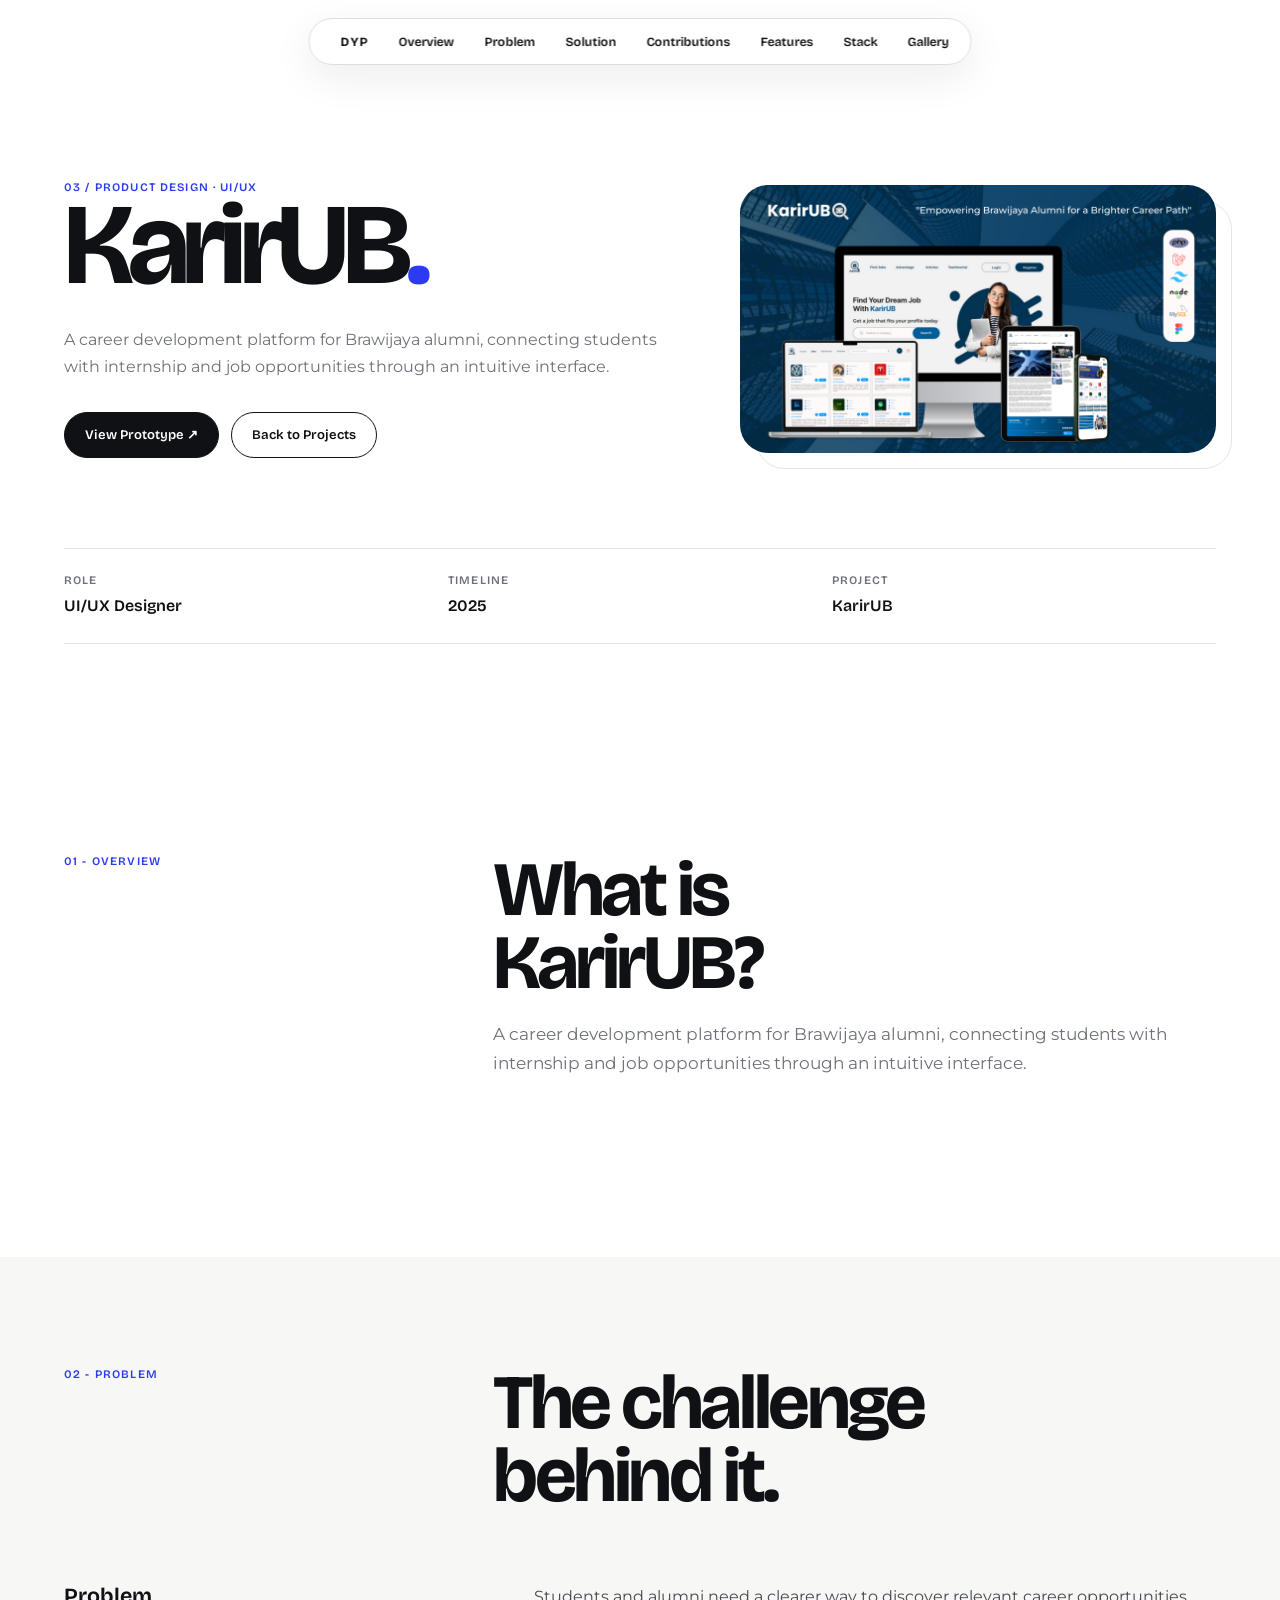
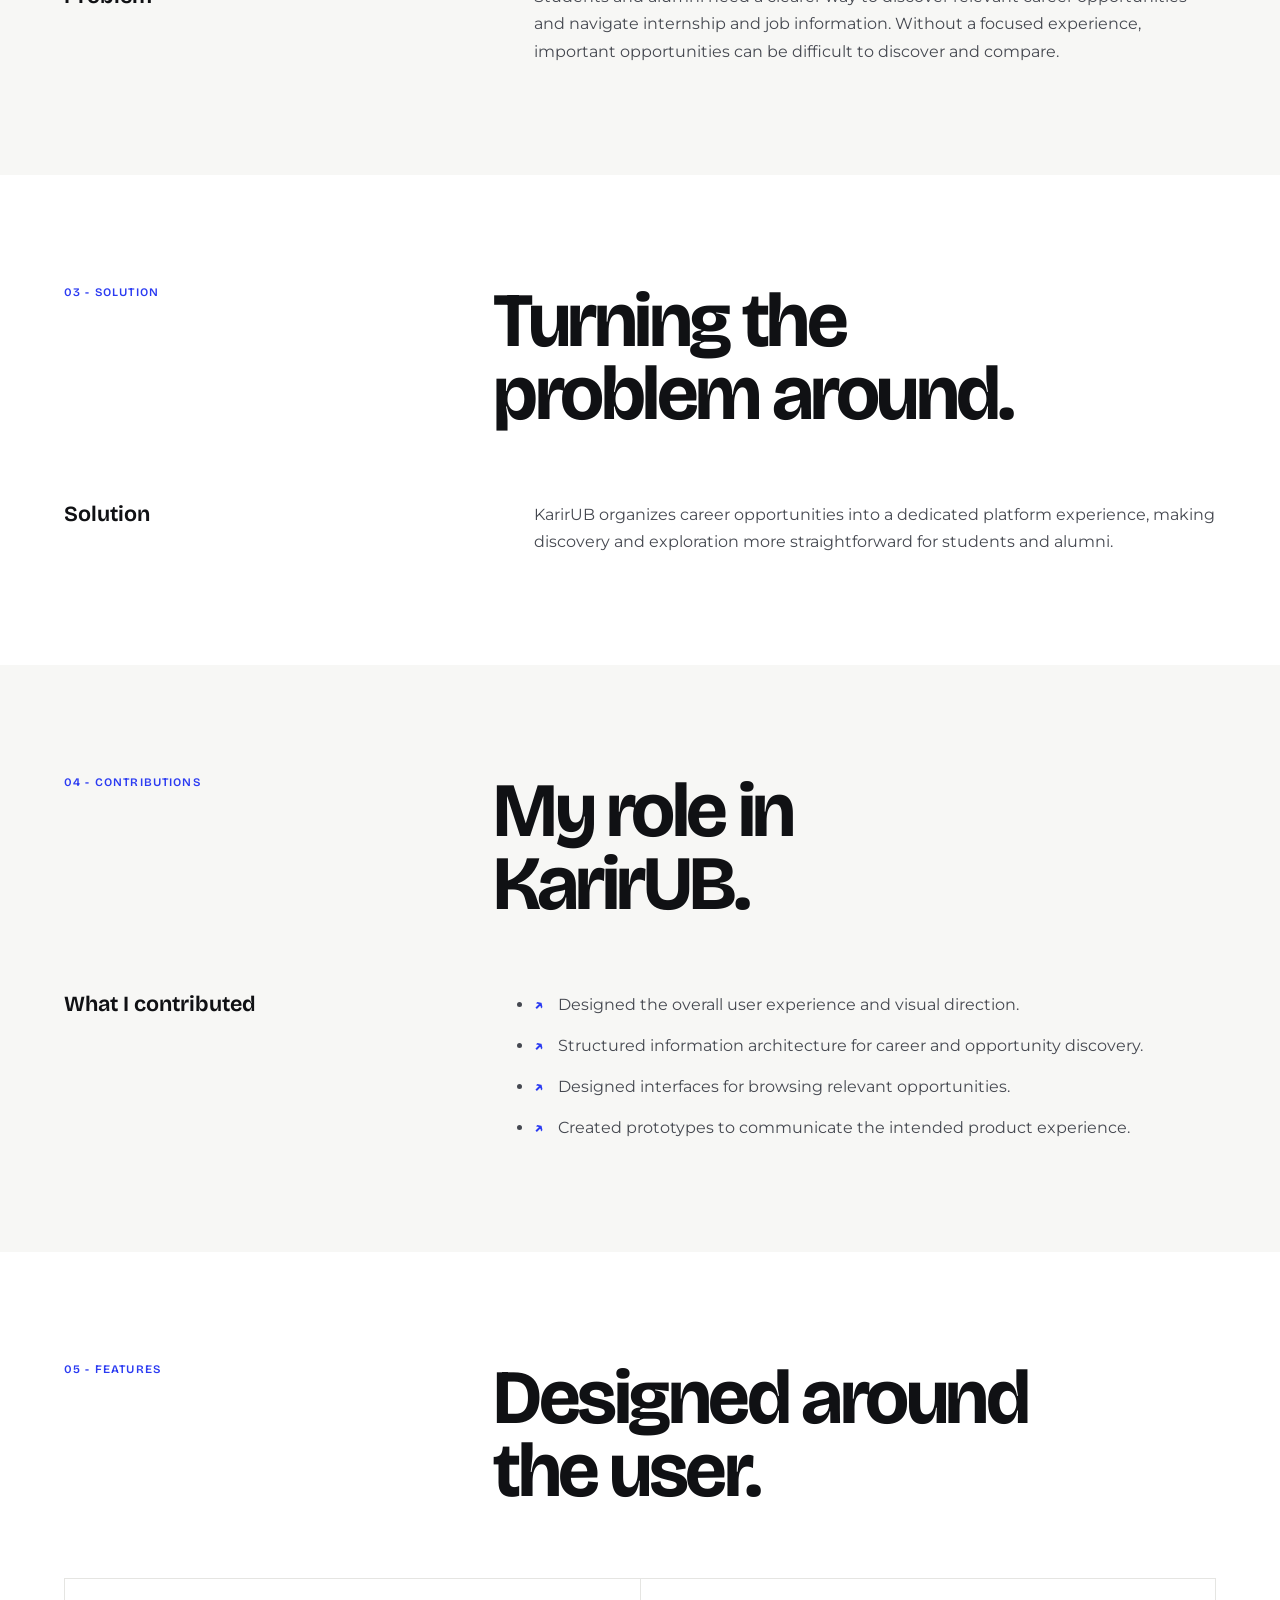
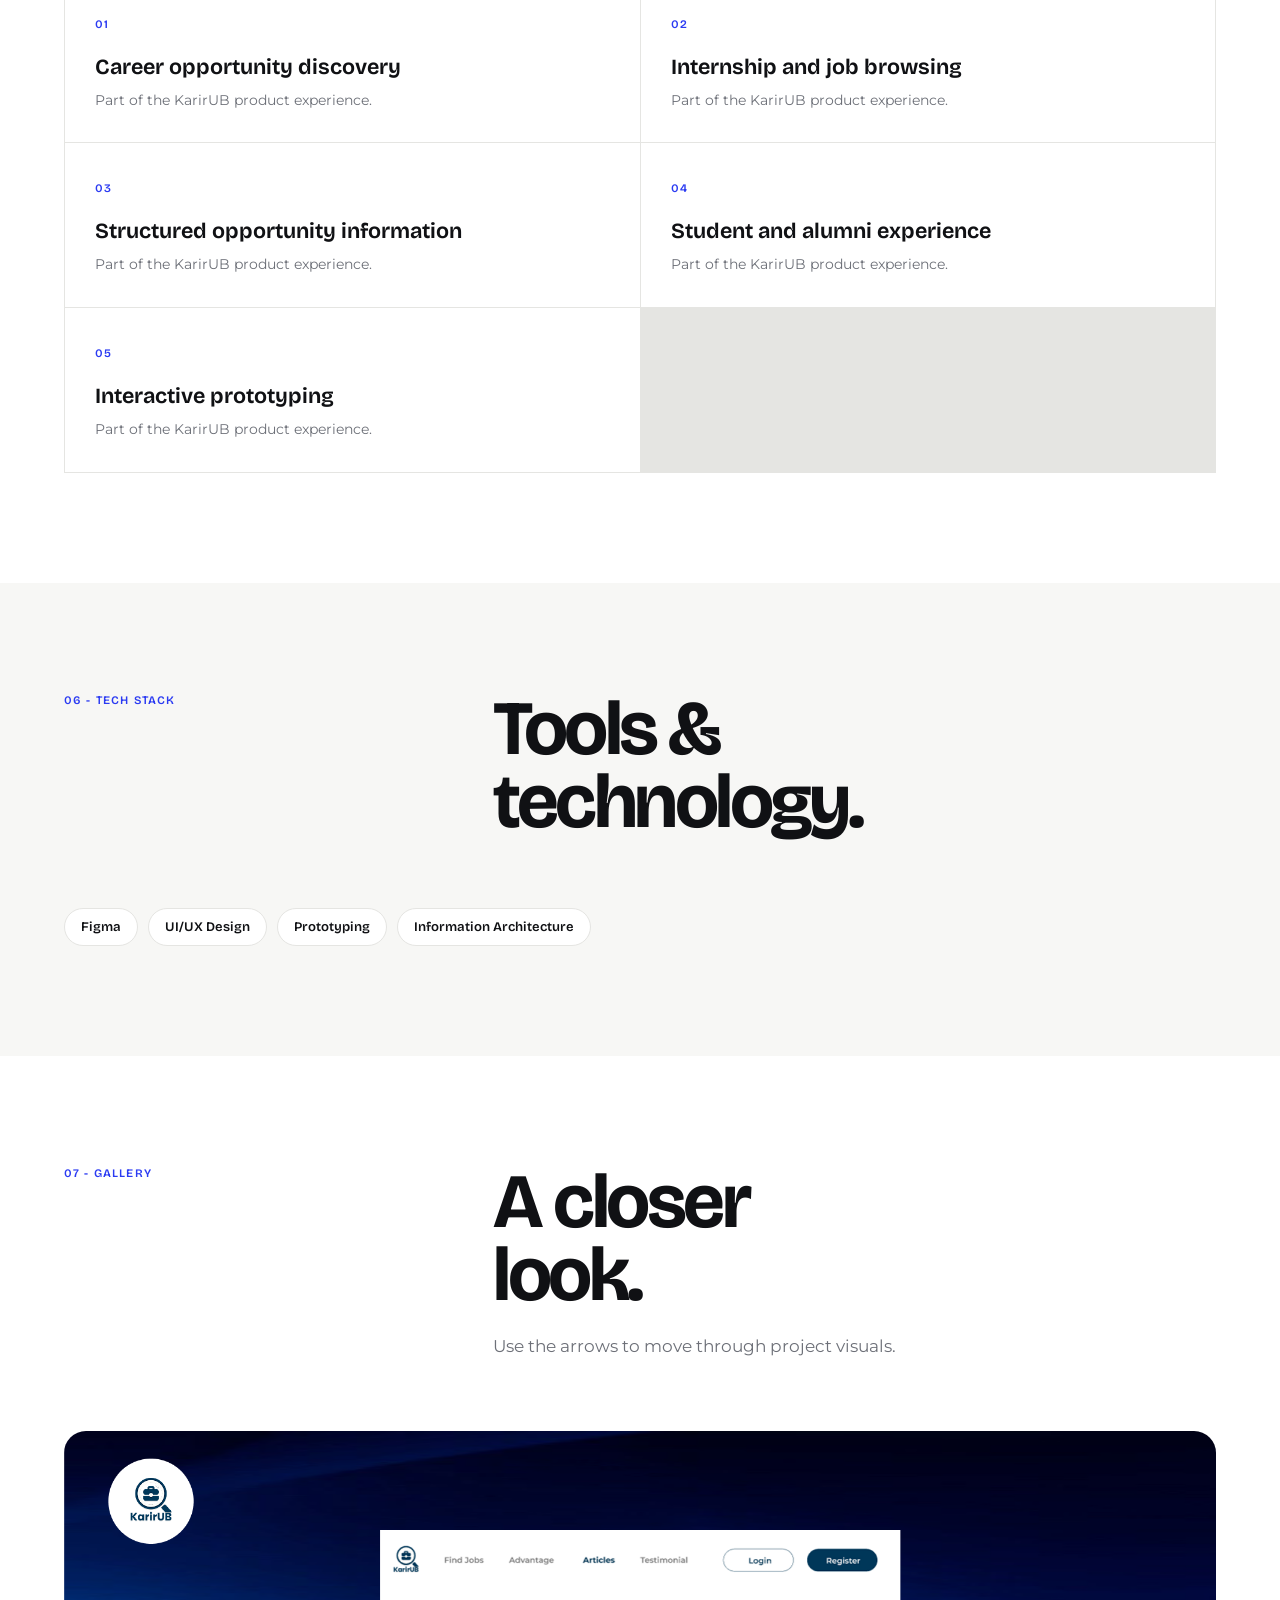
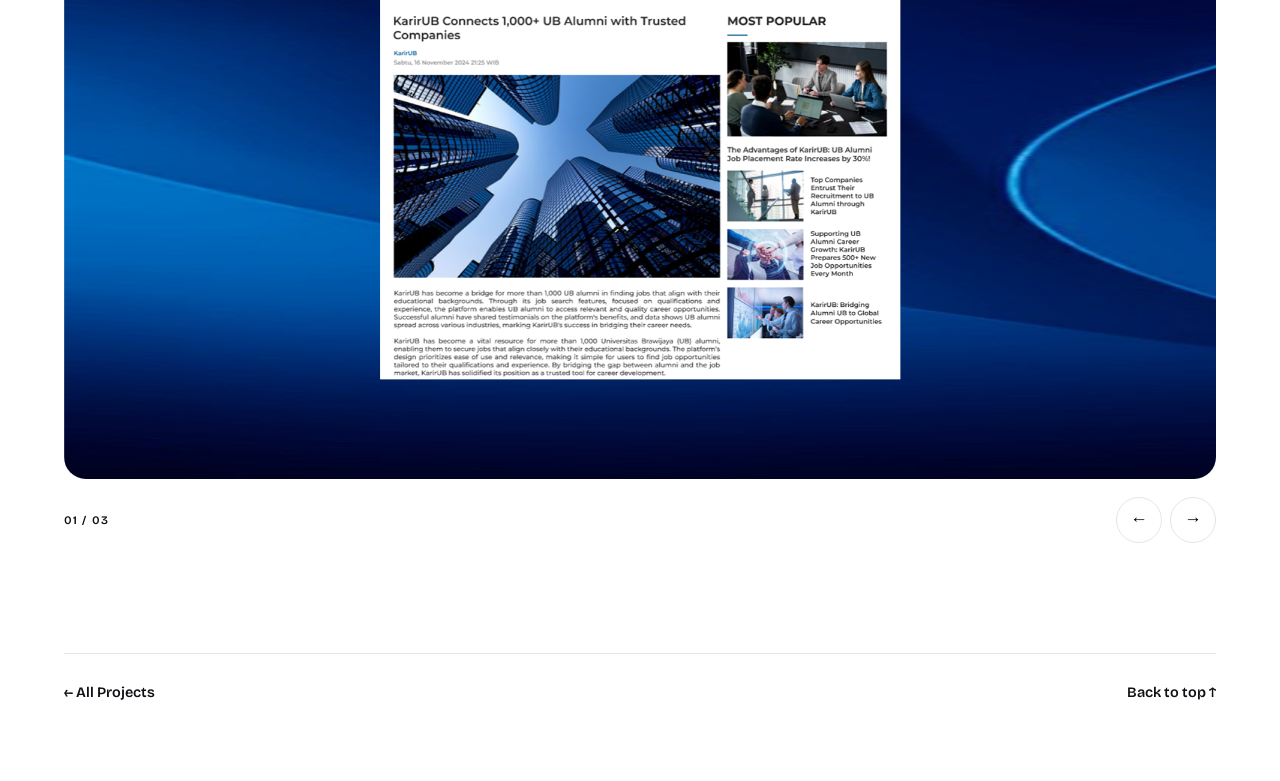
<file: projects/karirub.html>
<!doctype html>
<html lang="en">

<head>
    <meta charset="utf-8">
    <meta name="viewport" content="width=device-width,initial-scale=1">
    <title>KarirUB - Dimas Yoga Pratama</title>
    <style>
        @import url('https://fonts.googleapis.com/css2?family=Bricolage+Grotesque:opsz,wght@12..96,400..800&family=Montserrat:wght@300;400;500;600;700&display=swap');

        :root {
            --bg: #fff;
            --surface: #f7f7f5;
            --ink: #101114;
            --muted: #6d7078;
            --line: #e5e5e2;
            --accent: #2b3bf2;
            --max: 1240px;
            --pad: clamp(20px, 5vw, 72px);
            --ease: cubic-bezier(.22, .9, .28, 1)
        }

        * {
            box-sizing: border-box;
            margin: 0;
            padding: 0
        }

        html {
            scroll-behavior: smooth
        }

        body {
            background: var(--bg);
            color: var(--ink);
            font-family: Montserrat, sans-serif;
            line-height: 1.7;
            -webkit-font-smoothing: antialiased
        }

        img {
            display: block;
            max-width: 100%
        }

        a {
            color: inherit
        }

        .container {
            width: min(var(--max), calc(100% - 2 * var(--pad)));
            margin: auto
        }

        .navbar {
            position: fixed;
            top: 18px;
            left: 50%;
            transform: translateX(-50%);
            z-index: 20;
            display: flex;
            align-items: center;
            gap: 4px;
            padding: 7px 9px 7px 18px;
            border: 1px solid #ddd;
            border-radius: 999px;
            background: #fffffff2;
            backdrop-filter: blur(18px);
            box-shadow: 0 12px 40px #14141e14
        }

        .navbar a {
            font: 600 .78rem 'Bricolage Grotesque', sans-serif;
            text-decoration: none;
            padding: 8px 13px;
            border-radius: 999px
        }

        .navbar a:hover {
            background: #f0f0ef
        }

        .navbar .brand {
            font-weight: 700;
            letter-spacing: .08em
        }

        .hero {
            padding: 180px 0 100px
        }

        .hero-grid {
            display: grid;
            grid-template-columns: 1fr .8fr;
            gap: 80px;
            align-items: center
        }

        .kicker,
        .section-num,
        .meta-label,
        .feature-num,
        .gallery-count {
            font: 600 .72rem 'Bricolage Grotesque', sans-serif;
            letter-spacing: .1em;
            text-transform: uppercase
        }

        .kicker,
        .section-num,
        .feature-num {
            color: var(--accent)
        }

        .hero h1 {
            font: 700 clamp(4rem, 9vw, 8.8rem)/.9 'Bricolage Grotesque', sans-serif;
            letter-spacing: -.055em
        }

        .hero h1 span {
            color: var(--accent)
        }

        .hero-description {
            margin-top: 28px;
            max-width: 600px;
            color: var(--muted)
        }

        .hero-actions {
            display: flex;
            gap: 12px;
            flex-wrap: wrap;
            margin-top: 32px
        }

        .button {
            display: inline-flex;
            align-items: center;
            justify-content: center;
            min-height: 46px;
            padding: 0 20px;
            border-radius: 999px;
            text-decoration: none;
            font: 600 .82rem 'Bricolage Grotesque', sans-serif;
            border: 1px solid var(--ink);
            transition: .35s var(--ease)
        }

        .button.primary {
            background: var(--ink);
            color: #fff
        }

        .button:hover {
            transform: translateY(-2px)
        }

        .button.primary:hover {
            background: var(--accent);
            border-color: var(--accent)
        }

        .button.ghost:hover {
            background: var(--ink);
            color: #fff
        }

        .hero-media img {
            width: 100%;
            aspect-ratio: 16/9;
            object-fit: cover;
            border-radius: 28px
        }

        .hero-media {
            position: relative
        }

        .hero-media:after {
            content: '';
            position: absolute;
            inset: 16px -16px -16px 16px;
            border: 1px solid var(--line);
            border-radius: 28px;
            z-index: -1
        }

        .meta {
            display: grid;
            grid-template-columns: repeat(3, 1fr);
            border-top: 1px solid var(--line);
            border-bottom: 1px solid var(--line);
            margin-top: 90px
        }

        .meta-item {
            padding: 24px 20px 24px 0
        }

        .meta-label {
            display: block;
            color: var(--muted);
            margin-bottom: 5px
        }

        .meta-value {
            font: 600 1rem 'Bricolage Grotesque', sans-serif
        }

        .section {
            padding: 110px 0
        }

        .section.alt {
            background: var(--surface)
        }

        .section-head {
            display: grid;
            grid-template-columns: .7fr 1.3fr;
            gap: 40px;
            margin-bottom: 70px
        }

        .section h2 {
            font: 700 clamp(2.7rem, 6vw, 5.5rem)/.95 'Bricolage Grotesque', sans-serif;
            letter-spacing: -.045em
        }

        .section-lead {
            font-size: 1.05rem;
            color: var(--muted);
            max-width: 65ch;
            margin-top: 20px
        }

        .case-copy {
            display: grid;
            grid-template-columns: .75fr 1.25fr;
            gap: 60px
        }

        .case-copy h3,
        .feature h3 {
            font: 650 1.35rem 'Bricolage Grotesque', sans-serif
        }

        .case-copy p,
        .list li {
            color: #454850
        }

        .list {
            display: grid;
            gap: 14px
        }

        .list li {
            position: relative;
            padding-left: 24px
        }

        .list li:before {
            content: '↗';
            position: absolute;
            left: 0;
            color: var(--accent);
            font-weight: 700
        }

        .feature-grid {
            display: grid;
            grid-template-columns: repeat(2, 1fr);
            gap: 1px;
            background: var(--line);
            border: 1px solid var(--line)
        }

        .feature {
            background: var(--bg);
            padding: 30px
        }

        .feature h3 {
            margin: 18px 0 8px
        }

        .feature p {
            font-size: .9rem;
            color: var(--muted)
        }

        .stack {
            display: flex;
            flex-wrap: wrap;
            gap: 10px
        }

        .chip {
            padding: 10px 16px;
            border: 1px solid var(--line);
            border-radius: 999px;
            font: 600 .82rem 'Bricolage Grotesque', sans-serif;
            background: #fff
        }

        .gallery-frame {
            position: relative;
            overflow: hidden;
            border-radius: 22px;
            background: #eee;
            aspect-ratio: 16/9
        }

        .gallery-frame img {
            width: 100%;
            height: 100%;
            object-fit: cover;
            transition: opacity .2s
        }

        .gallery-controls {
            display: flex;
            justify-content: space-between;
            align-items: center;
            margin-top: 18px
        }

        .gallery-buttons {
            display: flex;
            gap: 8px
        }

        .gallery-buttons button {
            width: 46px;
            height: 46px;
            border: 1px solid var(--line);
            background: #fff;
            border-radius: 50%;
            font-size: 1.1rem;
            cursor: pointer
        }

        .gallery-buttons button:hover {
            background: var(--ink);
            color: #fff
        }

        .note {
            margin-top: 15px;
            color: var(--muted);
            font-size: .78rem
        }

        .bottom-nav {
            display: flex;
            justify-content: space-between;
            border-top: 1px solid var(--line);
            padding: 30px 0 80px
        }

        .bottom-nav a {
            font: 600 .9rem 'Bricolage Grotesque', sans-serif;
            text-decoration: none
        }

        .bottom-nav a:hover {
            color: var(--accent)
        }

        .reveal {
            opacity: 0;
            transform: translateY(22px);
            transition: .8s var(--ease)
        }

        .reveal.show {
            opacity: 1;
            transform: none
        }

        @media(max-width:800px) {
            .navbar {
                width: calc(100% - 28px);
                justify-content: space-between
            }

            .navbar a:not(.brand) {
                display: none
            }

            .hero {
                padding-top: 130px
            }

            .hero-grid,
            .section-head,
            .case-copy {
                grid-template-columns: 1fr
            }

            .hero-grid {
                gap: 45px
            }

            .hero h1 {
                font-size: clamp(3.5rem, 17vw, 6rem)
            }

            .meta {
                grid-template-columns: 1fr
            }

            .meta-item {
                border-bottom: 1px solid var(--line)
            }

            .section {
                padding: 80px 0
            }

            .feature-grid {
                grid-template-columns: 1fr
            }

            .bottom-nav {
                padding-bottom: 50px
            }
        }
    </style>
</head>

<body>
    <nav class="navbar"><a class="brand" href="../index.html">DYP</a><a href="#overview">Overview</a><a
            href="#problem">Problem</a><a href="#solution">Solution</a><a href="#contributions">Contributions</a><a
            href="#features">Features</a><a href="#stack">Stack</a><a href="#gallery">Gallery</a></nav>
    <main>
        <section class="hero">
            <div class="container">
                <div class="hero-grid">
                    <div class="reveal">
                        <p class="kicker">03 / Product Design · UI/UX</p>
                        <h1>KarirUB<span>.</span></h1>
                        <p class="hero-description">A career development platform for Brawijaya alumni, connecting
                            students with internship and job opportunities through an intuitive interface.</p>
                        <div class="hero-actions"><a class="button primary" href="https://clips.id/KarirUBPrototype"
                                target="_blank" rel="noopener">View Prototype ↗</a><a class="button ghost"
                                href="../index.html#projects">Back to Projects</a></div>
                    </div>
                    <div class="hero-media reveal"><img src="../assets/images/karirub.png"
                            alt="KarirUB project preview"></div>
                </div>
                <div class="meta reveal">
                    <div class="meta-item"><span class="meta-label">Role</span><span class="meta-value">UI/UX
                            Designer</span></div>
                    <div class="meta-item"><span class="meta-label">Timeline</span><span class="meta-value">2025</span>
                    </div>
                    <div class="meta-item"><span class="meta-label">Project</span><span
                            class="meta-value">KarirUB</span></div>
                </div>
            </div>
        </section>
        <section class="section" id="overview">
            <div class="container">
                <div class="section-head reveal"><span class="section-num">01 - OVERVIEW</span>
                    <div>
                        <h2>What is<br>KarirUB?</h2>
                        <p class="section-lead">A career development platform for Brawijaya alumni, connecting students
                            with internship and job opportunities through an intuitive interface.</p>
                    </div>
                </div>
            </div>
        </section>
        <section class="section alt" id="problem">
            <div class="container">
                <div class="section-head reveal"><span class="section-num">02 - PROBLEM</span>
                    <div>
                        <h2>The challenge<br>behind it.</h2>
                    </div>
                </div>
                <div class="case-copy reveal">
                    <h3>Problem</h3>
                    <p>Students and alumni need a clearer way to discover relevant career opportunities and navigate
                        internship and job information. Without a focused experience, important opportunities can be
                        difficult to discover and compare.</p>
                </div>
            </div>
        </section>
        <section class="section" id="solution">
            <div class="container">
                <div class="section-head reveal"><span class="section-num">03 - SOLUTION</span>
                    <div>
                        <h2>Turning the<br>problem around.</h2>
                    </div>
                </div>
                <div class="case-copy reveal">
                    <h3>Solution</h3>
                    <p>KarirUB organizes career opportunities into a dedicated platform experience, making discovery and
                        exploration more straightforward for students and alumni.</p>
                </div>
            </div>
        </section>
        <section class="section alt" id="contributions">
            <div class="container">
                <div class="section-head reveal"><span class="section-num">04 - CONTRIBUTIONS</span>
                    <div>
                        <h2>My role in<br>KarirUB.</h2>
                    </div>
                </div>
                <div class="case-copy reveal">
                    <h3>What I contributed</h3>
                    <ul class="list">
                        <li>Designed the overall user experience and visual direction.</li>
                        <li>Structured information architecture for career and opportunity discovery.</li>
                        <li>Designed interfaces for browsing relevant opportunities.</li>
                        <li>Created prototypes to communicate the intended product experience.</li>
                    </ul>
                </div>
            </div>
        </section>
        <section class="section" id="features">
            <div class="container">
                <div class="section-head reveal"><span class="section-num">05 - FEATURES</span>
                    <div>
                        <h2>Designed around<br>the user.</h2>
                    </div>
                </div>
                <div class="feature-grid">
                    <article class='feature reveal'><span class='feature-num'>01</span>
                        <h3>Career opportunity discovery</h3>
                        <p>Part of the KarirUB product experience.</p>
                    </article>
                    <article class='feature reveal'><span class='feature-num'>02</span>
                        <h3>Internship and job browsing</h3>
                        <p>Part of the KarirUB product experience.</p>
                    </article>
                    <article class='feature reveal'><span class='feature-num'>03</span>
                        <h3>Structured opportunity information</h3>
                        <p>Part of the KarirUB product experience.</p>
                    </article>
                    <article class='feature reveal'><span class='feature-num'>04</span>
                        <h3>Student and alumni experience</h3>
                        <p>Part of the KarirUB product experience.</p>
                    </article>
                    <article class='feature reveal'><span class='feature-num'>05</span>
                        <h3>Interactive prototyping</h3>
                        <p>Part of the KarirUB product experience.</p>
                    </article>
                </div>
            </div>
        </section>
        <section class="section alt" id="stack">
            <div class="container">
                <div class="section-head reveal"><span class="section-num">06 - TECH STACK</span>
                    <div>
                        <h2>Tools &amp;<br>technology.</h2>
                    </div>
                </div>
                <div class="stack reveal"><span class='chip'>Figma</span><span class='chip'>UI/UX Design</span><span
                        class='chip'>Prototyping</span><span class='chip'>Information Architecture</span></div>
            </div>
        </section>
        <section class="section" id="gallery">
            <div class="container">
                <div class="section-head reveal"><span class="section-num">07 - GALLERY</span>
                    <div>
                        <h2>A closer<br>look.</h2>
                        <p class="section-lead">Use the arrows to move through project visuals.</p>
                    </div>
                </div>
                <div class="gallery reveal">
                    <div class="gallery-frame"><img id="galleryImage" src="../assets/images/karirub1.png"
                            alt="KarirUB gallery image"></div>
                    <div class="gallery-controls"><span class="gallery-count" id="galleryCount">01 / 03</span>
                        <div class="gallery-buttons"><button id="prev" type="button">←</button><button id="next"
                                type="button">→</button></div>
                    </div>
                </div>
            </div>
        </section>
        <section class="container">
            <div class="bottom-nav"><a href="../index.html#projects">← All Projects</a><a href="#overview">Back to top
                    ↑</a></div>
        </section>
    </main>
    <script>const gallery = ["../assets/images/karirub1.png", "../assets/images/karirub2.png", "../assets/images/karirub3.png"]; let i = 0; const im = document.getElementById('galleryImage'), ct = document.getElementById('galleryCount'); function render() { im.style.opacity = 0; setTimeout(() => { im.src = gallery[i]; im.style.opacity = 1; ct.textContent = String(i + 1).padStart(2, '0') + ' / ' + String(gallery.length).padStart(2, '0') }, 120) } document.getElementById('next').onclick = () => { i = (i + 1) % gallery.length; render() }; document.getElementById('prev').onclick = () => { i = (i - 1 + gallery.length) % gallery.length; render() }; const o = new IntersectionObserver(es => es.forEach(e => e.isIntersecting && e.target.classList.add('show')), { threshold: .12 }); document.querySelectorAll('.reveal').forEach(e => o.observe(e));</script>
</body>

</html>
</file>
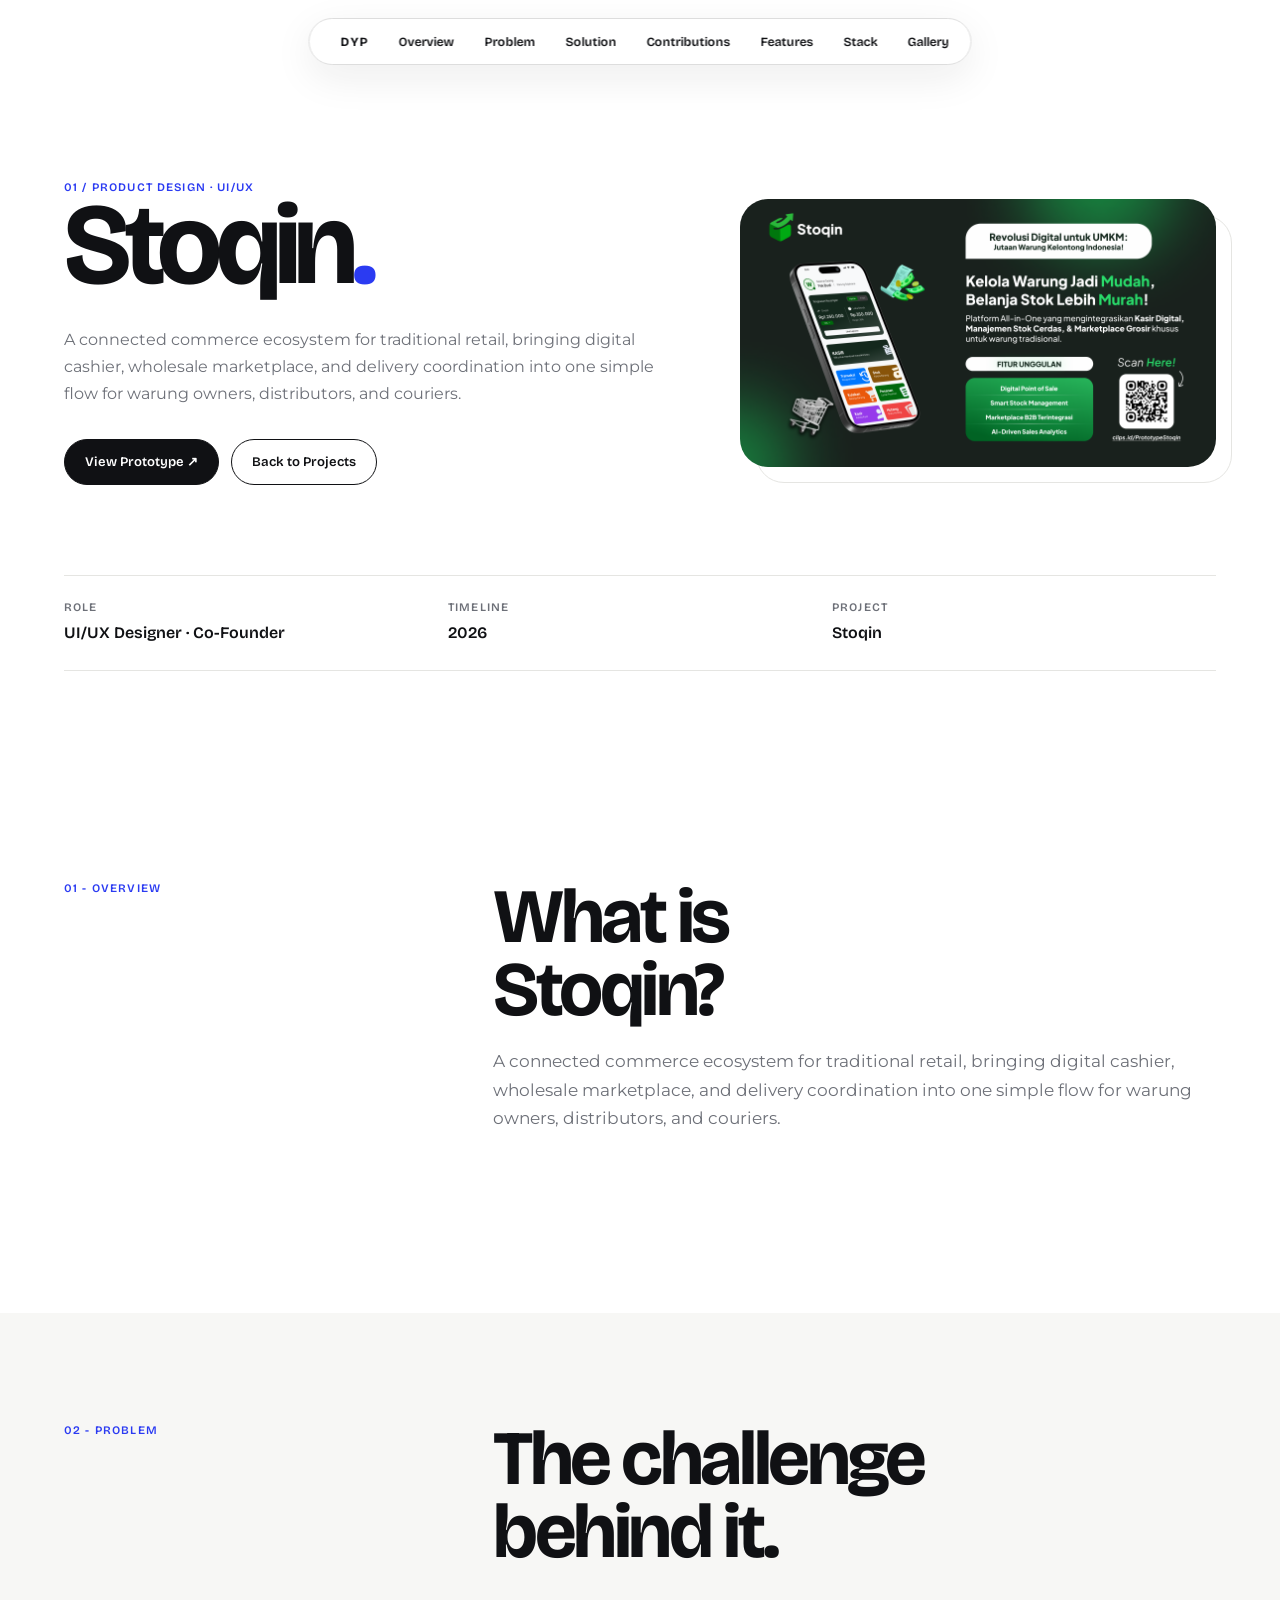
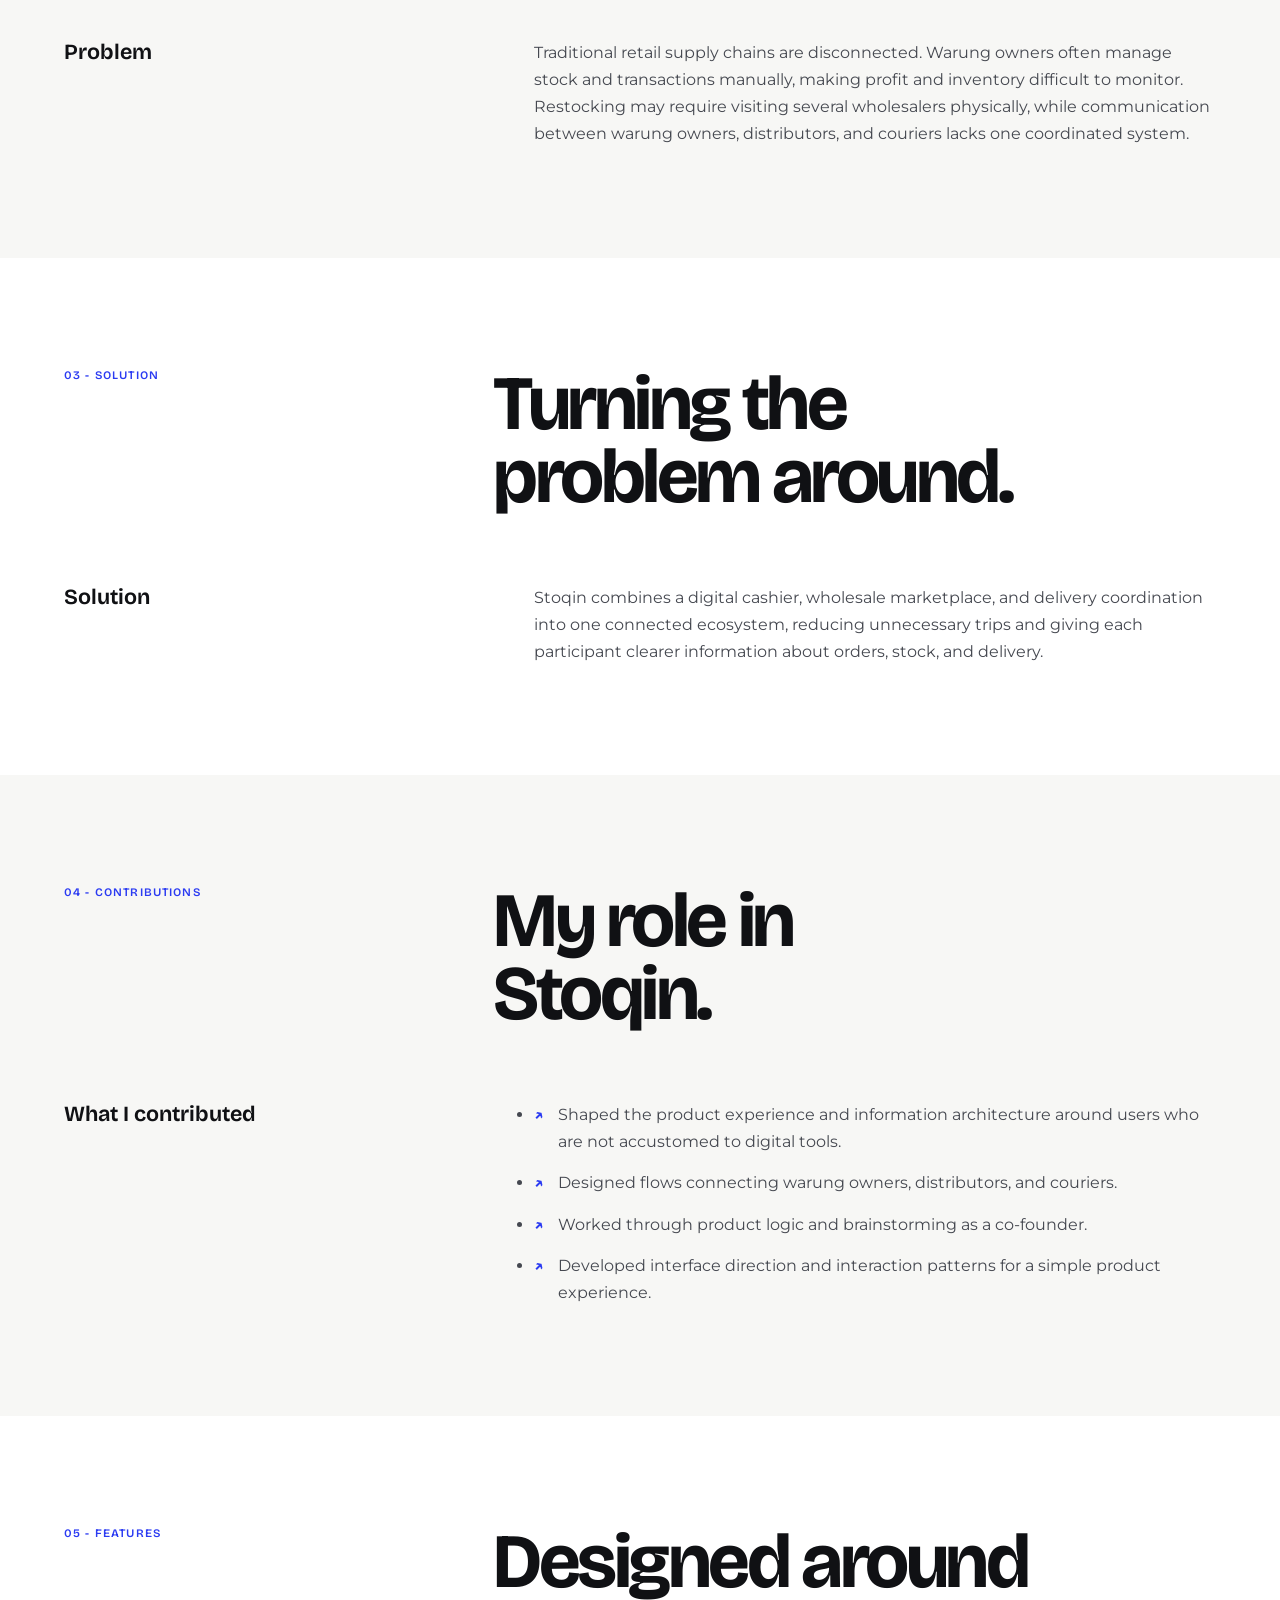
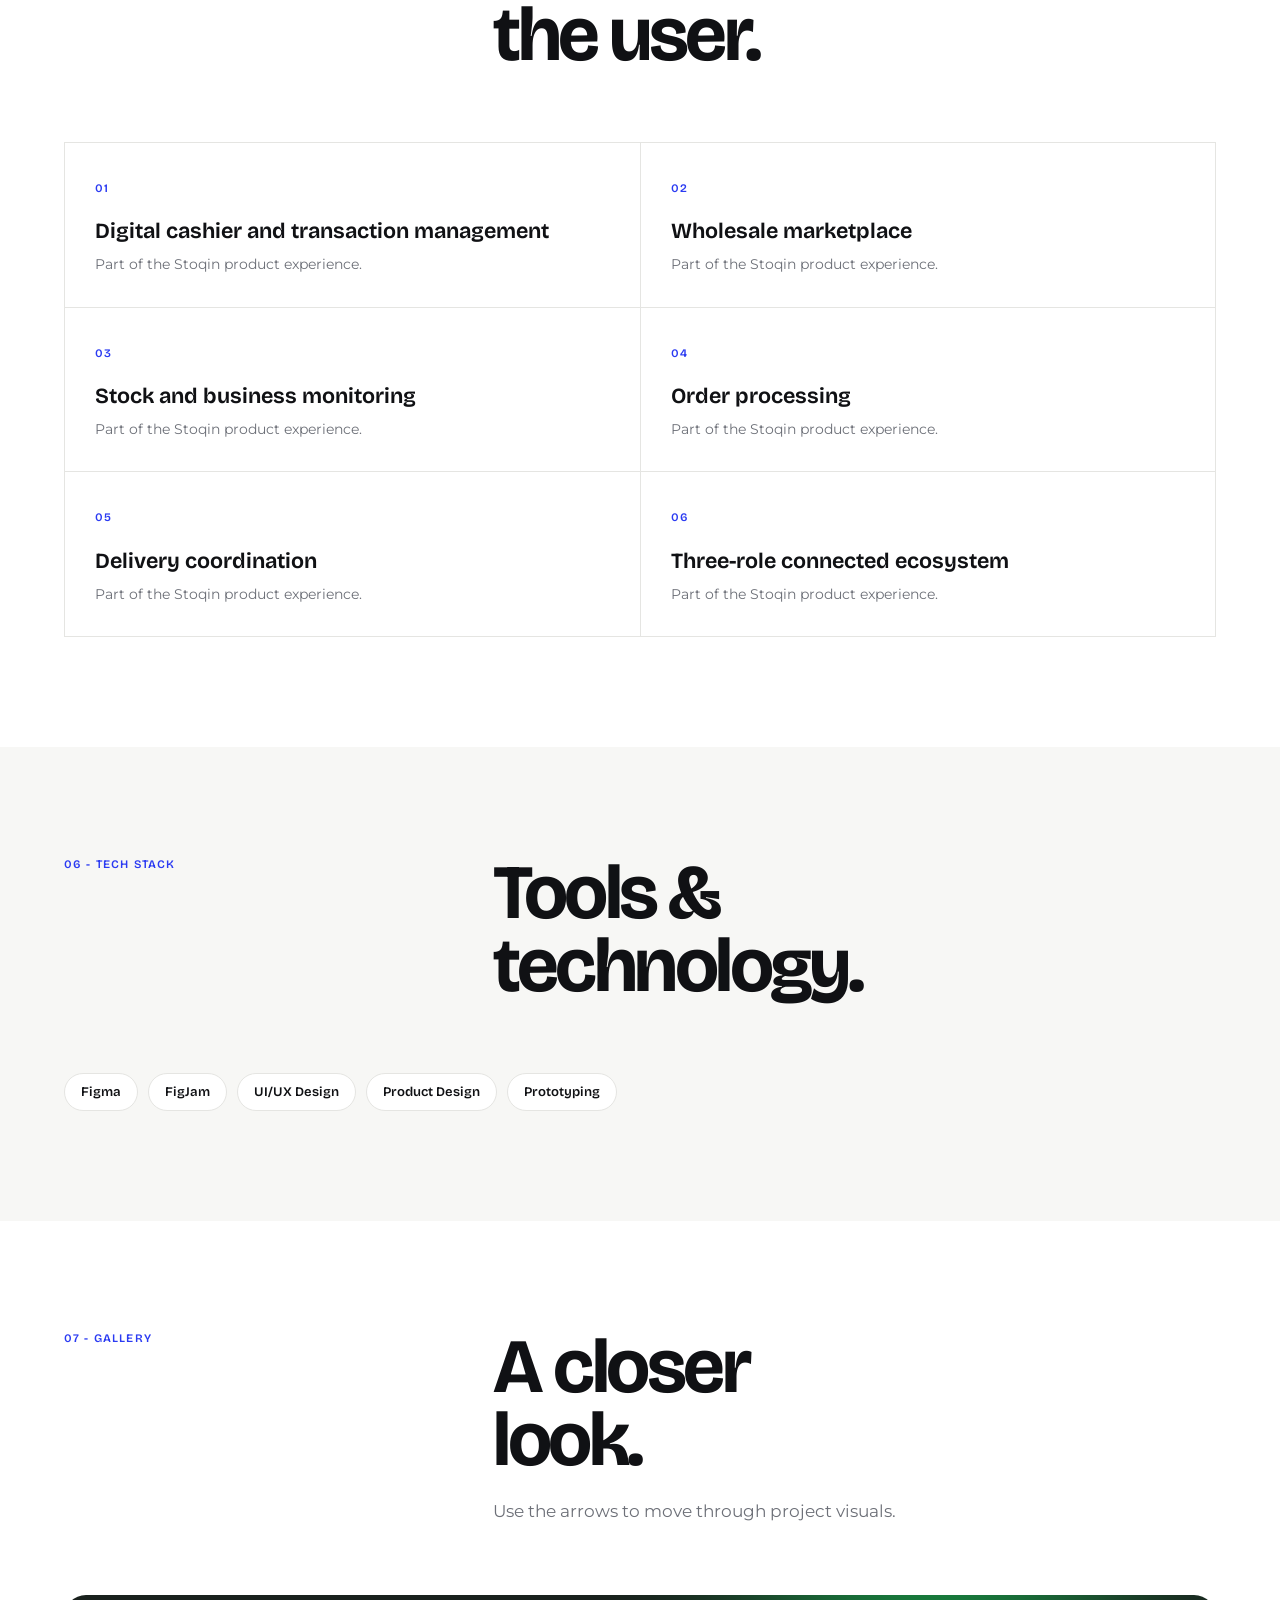
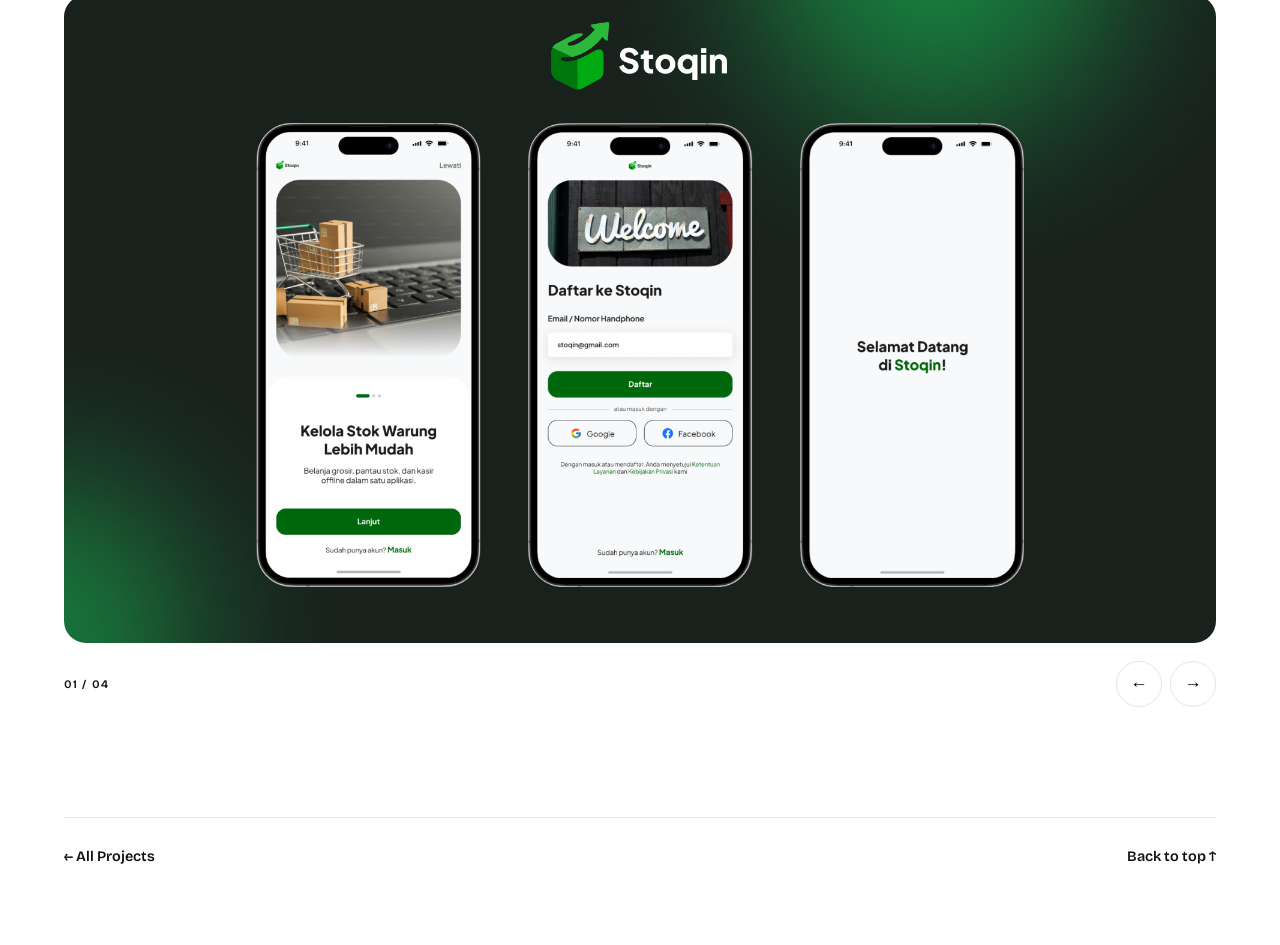
<file: projects/stoqin.html>
<!doctype html>
<html lang="en">

<head>
    <meta charset="utf-8">
    <meta name="viewport" content="width=device-width,initial-scale=1">
    <title>Stoqin - Dimas Yoga Pratama</title>
    <style>
        @import url('https://fonts.googleapis.com/css2?family=Bricolage+Grotesque:opsz,wght@12..96,400..800&family=Montserrat:wght@300;400;500;600;700&display=swap');

        :root {
            --bg: #fff;
            --surface: #f7f7f5;
            --ink: #101114;
            --muted: #6d7078;
            --line: #e5e5e2;
            --accent: #2b3bf2;
            --max: 1240px;
            --pad: clamp(20px, 5vw, 72px);
            --ease: cubic-bezier(.22, .9, .28, 1)
        }

        * {
            box-sizing: border-box;
            margin: 0;
            padding: 0
        }

        html {
            scroll-behavior: smooth
        }

        body {
            background: var(--bg);
            color: var(--ink);
            font-family: Montserrat, sans-serif;
            line-height: 1.7;
            -webkit-font-smoothing: antialiased
        }

        img {
            display: block;
            max-width: 100%
        }

        a {
            color: inherit
        }

        .container {
            width: min(var(--max), calc(100% - 2 * var(--pad)));
            margin: auto
        }

        .navbar {
            position: fixed;
            top: 18px;
            left: 50%;
            transform: translateX(-50%);
            z-index: 20;
            display: flex;
            align-items: center;
            gap: 4px;
            padding: 7px 9px 7px 18px;
            border: 1px solid #ddd;
            border-radius: 999px;
            background: #fffffff2;
            backdrop-filter: blur(18px);
            box-shadow: 0 12px 40px #14141e14
        }

        .navbar a {
            font: 600 .78rem 'Bricolage Grotesque', sans-serif;
            text-decoration: none;
            padding: 8px 13px;
            border-radius: 999px
        }

        .navbar a:hover {
            background: #f0f0ef
        }

        .navbar .brand {
            font-weight: 700;
            letter-spacing: .08em
        }

        .hero {
            padding: 180px 0 100px
        }

        .hero-grid {
            display: grid;
            grid-template-columns: 1fr .8fr;
            gap: 80px;
            align-items: center
        }

        .kicker,
        .section-num,
        .meta-label,
        .feature-num,
        .gallery-count {
            font: 600 .72rem 'Bricolage Grotesque', sans-serif;
            letter-spacing: .1em;
            text-transform: uppercase
        }

        .kicker,
        .section-num,
        .feature-num {
            color: var(--accent)
        }

        .hero h1 {
            font: 700 clamp(4rem, 9vw, 8.8rem)/.9 'Bricolage Grotesque', sans-serif;
            letter-spacing: -.055em
        }

        .hero h1 span {
            color: var(--accent)
        }

        .hero-description {
            margin-top: 28px;
            max-width: 600px;
            color: var(--muted)
        }

        .hero-actions {
            display: flex;
            gap: 12px;
            flex-wrap: wrap;
            margin-top: 32px
        }

        .button {
            display: inline-flex;
            align-items: center;
            justify-content: center;
            min-height: 46px;
            padding: 0 20px;
            border-radius: 999px;
            text-decoration: none;
            font: 600 .82rem 'Bricolage Grotesque', sans-serif;
            border: 1px solid var(--ink);
            transition: .35s var(--ease)
        }

        .button.primary {
            background: var(--ink);
            color: #fff
        }

        .button:hover {
            transform: translateY(-2px)
        }

        .button.primary:hover {
            background: var(--accent);
            border-color: var(--accent)
        }

        .button.ghost:hover {
            background: var(--ink);
            color: #fff
        }

        .hero-media img {
            width: 100%;
            aspect-ratio: 16/9;
            object-fit: cover;
            border-radius: 28px
        }

        .hero-media {
            position: relative
        }

        .hero-media:after {
            content: '';
            position: absolute;
            inset: 16px -16px -16px 16px;
            border: 1px solid var(--line);
            border-radius: 28px;
            z-index: -1
        }

        .meta {
            display: grid;
            grid-template-columns: repeat(3, 1fr);
            border-top: 1px solid var(--line);
            border-bottom: 1px solid var(--line);
            margin-top: 90px
        }

        .meta-item {
            padding: 24px 20px 24px 0
        }

        .meta-label {
            display: block;
            color: var(--muted);
            margin-bottom: 5px
        }

        .meta-value {
            font: 600 1rem 'Bricolage Grotesque', sans-serif
        }

        .section {
            padding: 110px 0
        }

        .section.alt {
            background: var(--surface)
        }

        .section-head {
            display: grid;
            grid-template-columns: .7fr 1.3fr;
            gap: 40px;
            margin-bottom: 70px
        }

        .section h2 {
            font: 700 clamp(2.7rem, 6vw, 5.5rem)/.95 'Bricolage Grotesque', sans-serif;
            letter-spacing: -.045em
        }

        .section-lead {
            font-size: 1.05rem;
            color: var(--muted);
            max-width: 65ch;
            margin-top: 20px
        }

        .case-copy {
            display: grid;
            grid-template-columns: .75fr 1.25fr;
            gap: 60px
        }

        .case-copy h3,
        .feature h3 {
            font: 650 1.35rem 'Bricolage Grotesque', sans-serif
        }

        .case-copy p,
        .list li {
            color: #454850
        }

        .list {
            display: grid;
            gap: 14px
        }

        .list li {
            position: relative;
            padding-left: 24px
        }

        .list li:before {
            content: '↗';
            position: absolute;
            left: 0;
            color: var(--accent);
            font-weight: 700
        }

        .feature-grid {
            display: grid;
            grid-template-columns: repeat(2, 1fr);
            gap: 1px;
            background: var(--line);
            border: 1px solid var(--line)
        }

        .feature {
            background: var(--bg);
            padding: 30px
        }

        .feature h3 {
            margin: 18px 0 8px
        }

        .feature p {
            font-size: .9rem;
            color: var(--muted)
        }

        .stack {
            display: flex;
            flex-wrap: wrap;
            gap: 10px
        }

        .chip {
            padding: 10px 16px;
            border: 1px solid var(--line);
            border-radius: 999px;
            font: 600 .82rem 'Bricolage Grotesque', sans-serif;
            background: #fff
        }

        .gallery-frame {
            position: relative;
            overflow: hidden;
            border-radius: 22px;
            background: #eee;
            aspect-ratio: 16/9
        }

        .gallery-frame img {
            width: 100%;
            height: 100%;
            object-fit: cover;
            transition: opacity .2s
        }

        .gallery-controls {
            display: flex;
            justify-content: space-between;
            align-items: center;
            margin-top: 18px
        }

        .gallery-buttons {
            display: flex;
            gap: 8px
        }

        .gallery-buttons button {
            width: 46px;
            height: 46px;
            border: 1px solid var(--line);
            background: #fff;
            border-radius: 50%;
            font-size: 1.1rem;
            cursor: pointer
        }

        .gallery-buttons button:hover {
            background: var(--ink);
            color: #fff
        }

        .note {
            margin-top: 15px;
            color: var(--muted);
            font-size: .78rem
        }

        .bottom-nav {
            display: flex;
            justify-content: space-between;
            border-top: 1px solid var(--line);
            padding: 30px 0 80px
        }

        .bottom-nav a {
            font: 600 .9rem 'Bricolage Grotesque', sans-serif;
            text-decoration: none
        }

        .bottom-nav a:hover {
            color: var(--accent)
        }

        .reveal {
            opacity: 0;
            transform: translateY(22px);
            transition: .8s var(--ease)
        }

        .reveal.show {
            opacity: 1;
            transform: none
        }

        @media(max-width:800px) {
            .navbar {
                width: calc(100% - 28px);
                justify-content: space-between
            }

            .navbar a:not(.brand) {
                display: none
            }

            .hero {
                padding-top: 130px
            }

            .hero-grid,
            .section-head,
            .case-copy {
                grid-template-columns: 1fr
            }

            .hero-grid {
                gap: 45px
            }

            .hero h1 {
                font-size: clamp(3.5rem, 17vw, 6rem)
            }

            .meta {
                grid-template-columns: 1fr
            }

            .meta-item {
                border-bottom: 1px solid var(--line)
            }

            .section {
                padding: 80px 0
            }

            .feature-grid {
                grid-template-columns: 1fr
            }

            .bottom-nav {
                padding-bottom: 50px
            }
        }
    </style>
</head>

<body>
    <nav class="navbar"><a class="brand" href="../index.html">DYP</a><a href="#overview">Overview</a><a
            href="#problem">Problem</a><a href="#solution">Solution</a><a href="#contributions">Contributions</a><a
            href="#features">Features</a><a href="#stack">Stack</a><a href="#gallery">Gallery</a></nav>
    <main>
        <section class="hero">
            <div class="container">
                <div class="hero-grid">
                    <div class="reveal">
                        <p class="kicker">01 / Product Design · UI/UX</p>
                        <h1>Stoqin<span>.</span></h1>
                        <p class="hero-description">A connected commerce ecosystem for traditional retail, bringing
                            digital cashier, wholesale marketplace, and delivery coordination into one simple flow for
                            warung owners, distributors, and couriers.</p>
                        <div class="hero-actions"><a class="button primary" href="#" target="_blank" rel="noopener">View
                                Prototype ↗</a><a class="button ghost" href="../index.html#projects">Back to
                                Projects</a></div>
                    </div>
                    <div class="hero-media reveal"><img src="../assets/images/stoqin.png" alt="Stoqin project preview">
                    </div>
                </div>
                <div class="meta reveal">
                    <div class="meta-item"><span class="meta-label">Role</span><span class="meta-value">UI/UX Designer ·
                            Co-Founder</span></div>
                    <div class="meta-item"><span class="meta-label">Timeline</span><span class="meta-value">2026</span>
                    </div>
                    <div class="meta-item"><span class="meta-label">Project</span><span class="meta-value">Stoqin</span>
                    </div>
                </div>
            </div>
        </section>
        <section class="section" id="overview">
            <div class="container">
                <div class="section-head reveal"><span class="section-num">01 - OVERVIEW</span>
                    <div>
                        <h2>What is<br>Stoqin?</h2>
                        <p class="section-lead">A connected commerce ecosystem for traditional retail, bringing digital
                            cashier, wholesale marketplace, and delivery coordination into one simple flow for warung
                            owners, distributors, and couriers.</p>
                    </div>
                </div>
            </div>
        </section>
        <section class="section alt" id="problem">
            <div class="container">
                <div class="section-head reveal"><span class="section-num">02 - PROBLEM</span>
                    <div>
                        <h2>The challenge<br>behind it.</h2>
                    </div>
                </div>
                <div class="case-copy reveal">
                    <h3>Problem</h3>
                    <p>Traditional retail supply chains are disconnected. Warung owners often manage stock and
                        transactions manually, making profit and inventory difficult to monitor. Restocking may require
                        visiting several wholesalers physically, while communication between warung owners,
                        distributors, and couriers lacks one coordinated system.</p>
                </div>
            </div>
        </section>
        <section class="section" id="solution">
            <div class="container">
                <div class="section-head reveal"><span class="section-num">03 - SOLUTION</span>
                    <div>
                        <h2>Turning the<br>problem around.</h2>
                    </div>
                </div>
                <div class="case-copy reveal">
                    <h3>Solution</h3>
                    <p>Stoqin combines a digital cashier, wholesale marketplace, and delivery coordination into one
                        connected ecosystem, reducing unnecessary trips and giving each participant clearer information
                        about orders, stock, and delivery.</p>
                </div>
            </div>
        </section>
        <section class="section alt" id="contributions">
            <div class="container">
                <div class="section-head reveal"><span class="section-num">04 - CONTRIBUTIONS</span>
                    <div>
                        <h2>My role in<br>Stoqin.</h2>
                    </div>
                </div>
                <div class="case-copy reveal">
                    <h3>What I contributed</h3>
                    <ul class="list">
                        <li>Shaped the product experience and information architecture around users who are not
                            accustomed to digital tools.</li>
                        <li>Designed flows connecting warung owners, distributors, and couriers.</li>
                        <li>Worked through product logic and brainstorming as a co-founder.</li>
                        <li>Developed interface direction and interaction patterns for a simple product experience.</li>
                    </ul>
                </div>
            </div>
        </section>
        <section class="section" id="features">
            <div class="container">
                <div class="section-head reveal"><span class="section-num">05 - FEATURES</span>
                    <div>
                        <h2>Designed around<br>the user.</h2>
                    </div>
                </div>
                <div class="feature-grid">
                    <article class='feature reveal'><span class='feature-num'>01</span>
                        <h3>Digital cashier and transaction management</h3>
                        <p>Part of the Stoqin product experience.</p>
                    </article>
                    <article class='feature reveal'><span class='feature-num'>02</span>
                        <h3>Wholesale marketplace</h3>
                        <p>Part of the Stoqin product experience.</p>
                    </article>
                    <article class='feature reveal'><span class='feature-num'>03</span>
                        <h3>Stock and business monitoring</h3>
                        <p>Part of the Stoqin product experience.</p>
                    </article>
                    <article class='feature reveal'><span class='feature-num'>04</span>
                        <h3>Order processing</h3>
                        <p>Part of the Stoqin product experience.</p>
                    </article>
                    <article class='feature reveal'><span class='feature-num'>05</span>
                        <h3>Delivery coordination</h3>
                        <p>Part of the Stoqin product experience.</p>
                    </article>
                    <article class='feature reveal'><span class='feature-num'>06</span>
                        <h3>Three-role connected ecosystem</h3>
                        <p>Part of the Stoqin product experience.</p>
                    </article>
                </div>
            </div>
        </section>
        <section class="section alt" id="stack">
            <div class="container">
                <div class="section-head reveal"><span class="section-num">06 - TECH STACK</span>
                    <div>
                        <h2>Tools &amp;<br>technology.</h2>
                    </div>
                </div>
                <div class="stack reveal"><span class='chip'>Figma</span><span class='chip'>FigJam</span><span
                        class='chip'>UI/UX Design</span><span class='chip'>Product Design</span><span
                        class='chip'>Prototyping</span></div>
            </div>
        </section>
        <section class="section" id="gallery">
            <div class="container">
                <div class="section-head reveal"><span class="section-num">07 - GALLERY</span>
                    <div>
                        <h2>A closer<br>look.</h2>
                        <p class="section-lead">Use the arrows to move through project visuals.</p>
                    </div>
                </div>
                <div class="gallery reveal">
                    <div class="gallery-frame"><img id="galleryImage" src="../assets/images/stoqin1.png"
                            alt="Stoqin gallery image"></div>
                    <div class="gallery-controls"><span class="gallery-count" id="galleryCount">01 / 04</span>
                        <div class="gallery-buttons"><button id="prev" type="button">←</button><button id="next"
                                type="button">→</button></div>
                    </div>
                </div>
            </div>
        </section>
        <section class="container">
            <div class="bottom-nav"><a href="../index.html#projects">← All Projects</a><a href="#overview">Back to top
                    ↑</a></div>
        </section>
    </main>
    <script>const gallery = ["../assets/images/stoqin1.png", "../assets/images/stoqin2.png", "../assets/images/stoqin3.png", "../assets/images/stoqin4.png"]; let i = 0; const im = document.getElementById('galleryImage'), ct = document.getElementById('galleryCount'); function render() { im.style.opacity = 0; setTimeout(() => { im.src = gallery[i]; im.style.opacity = 1; ct.textContent = String(i + 1).padStart(2, '0') + ' / ' + String(gallery.length).padStart(2, '0') }, 120) } document.getElementById('next').onclick = () => { i = (i + 1) % gallery.length; render() }; document.getElementById('prev').onclick = () => { i = (i - 1 + gallery.length) % gallery.length; render() }; const o = new IntersectionObserver(es => es.forEach(e => e.isIntersecting && e.target.classList.add('show')), { threshold: .12 }); document.querySelectorAll('.reveal').forEach(e => o.observe(e));</script>
</body>

</html>
</file>
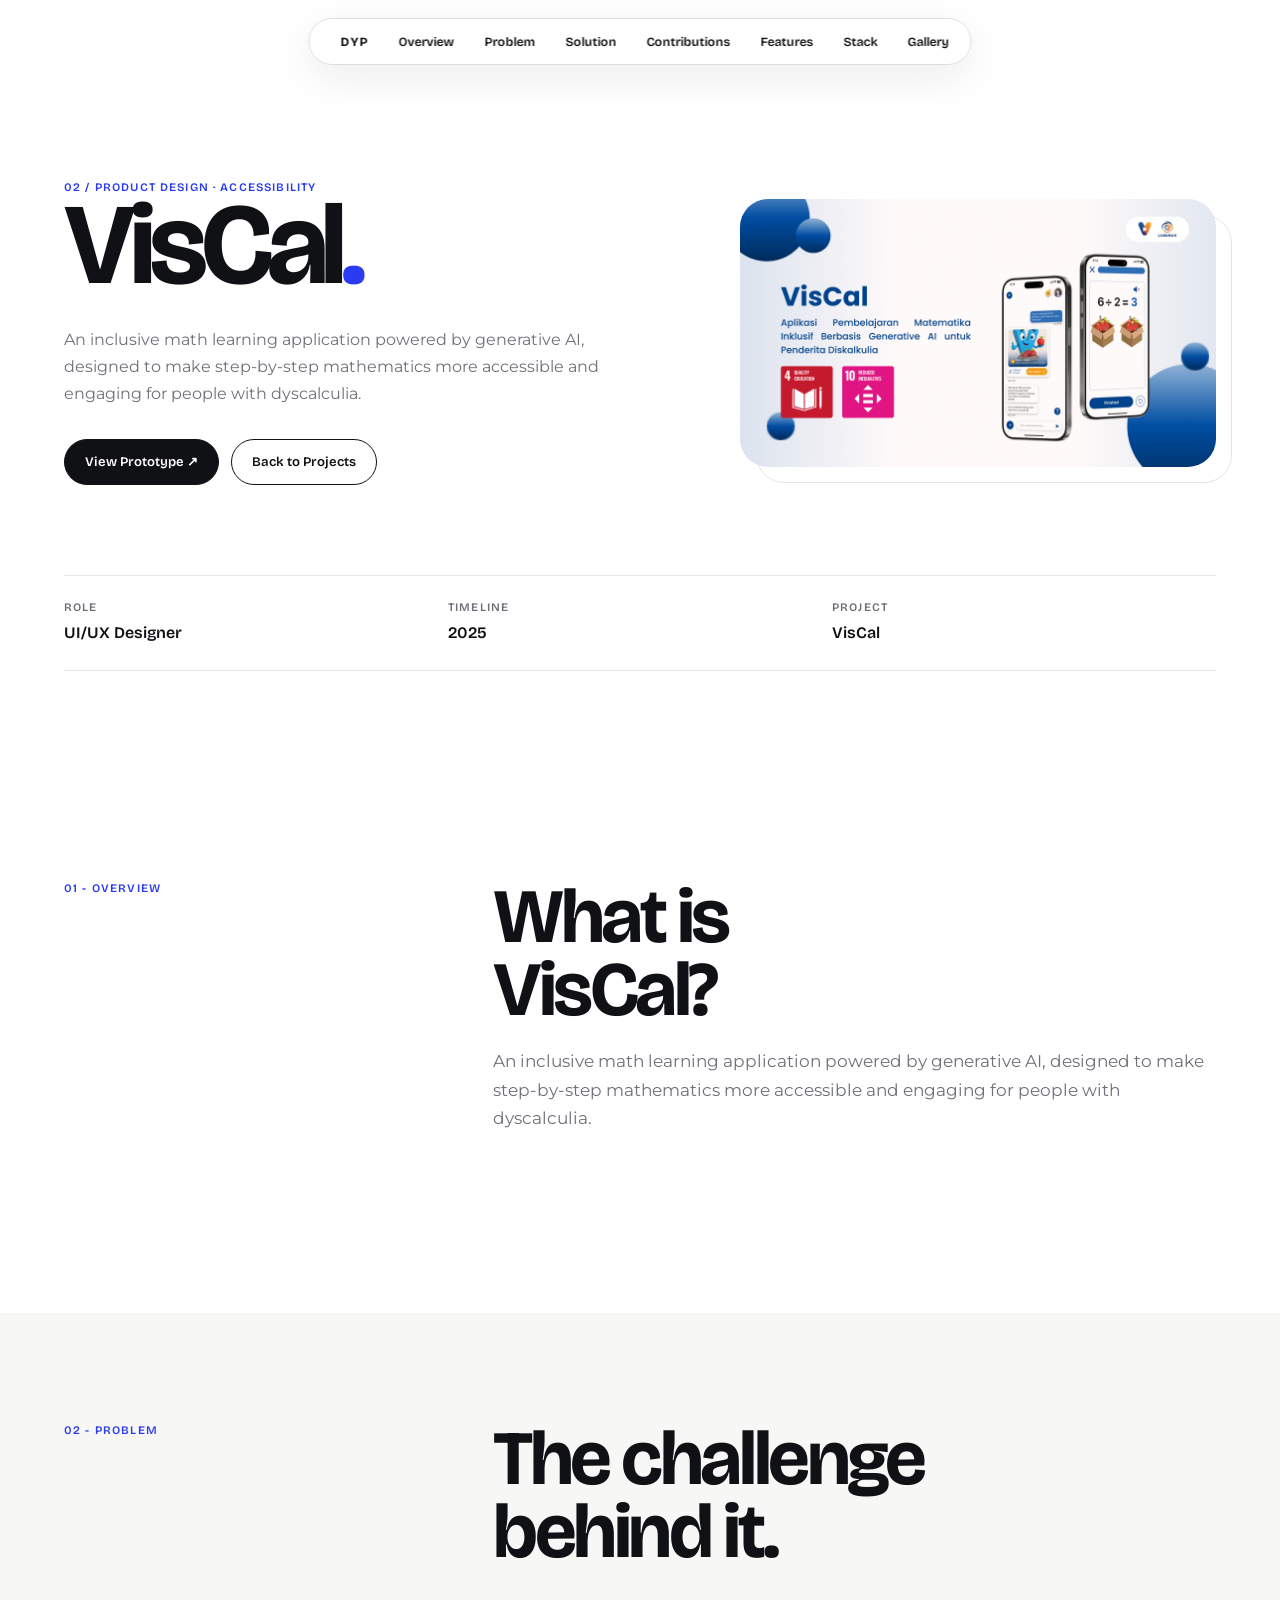
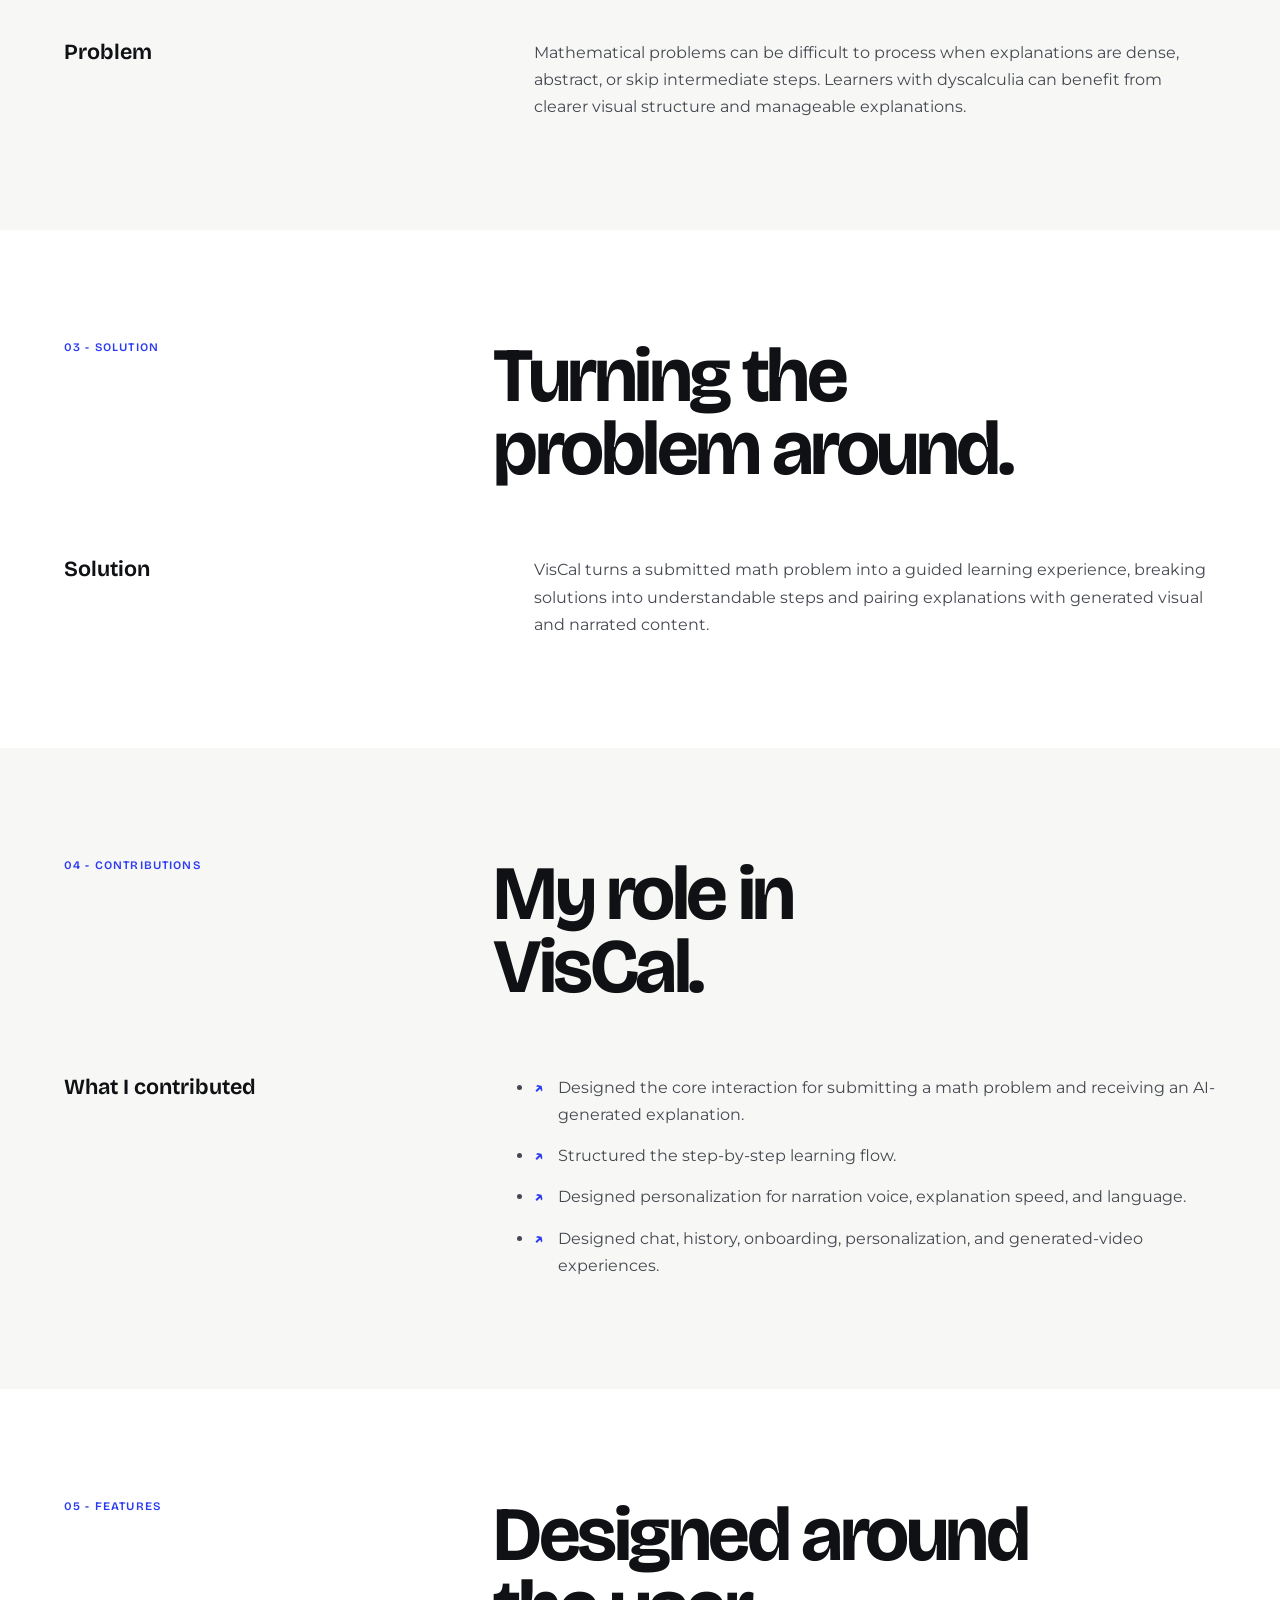
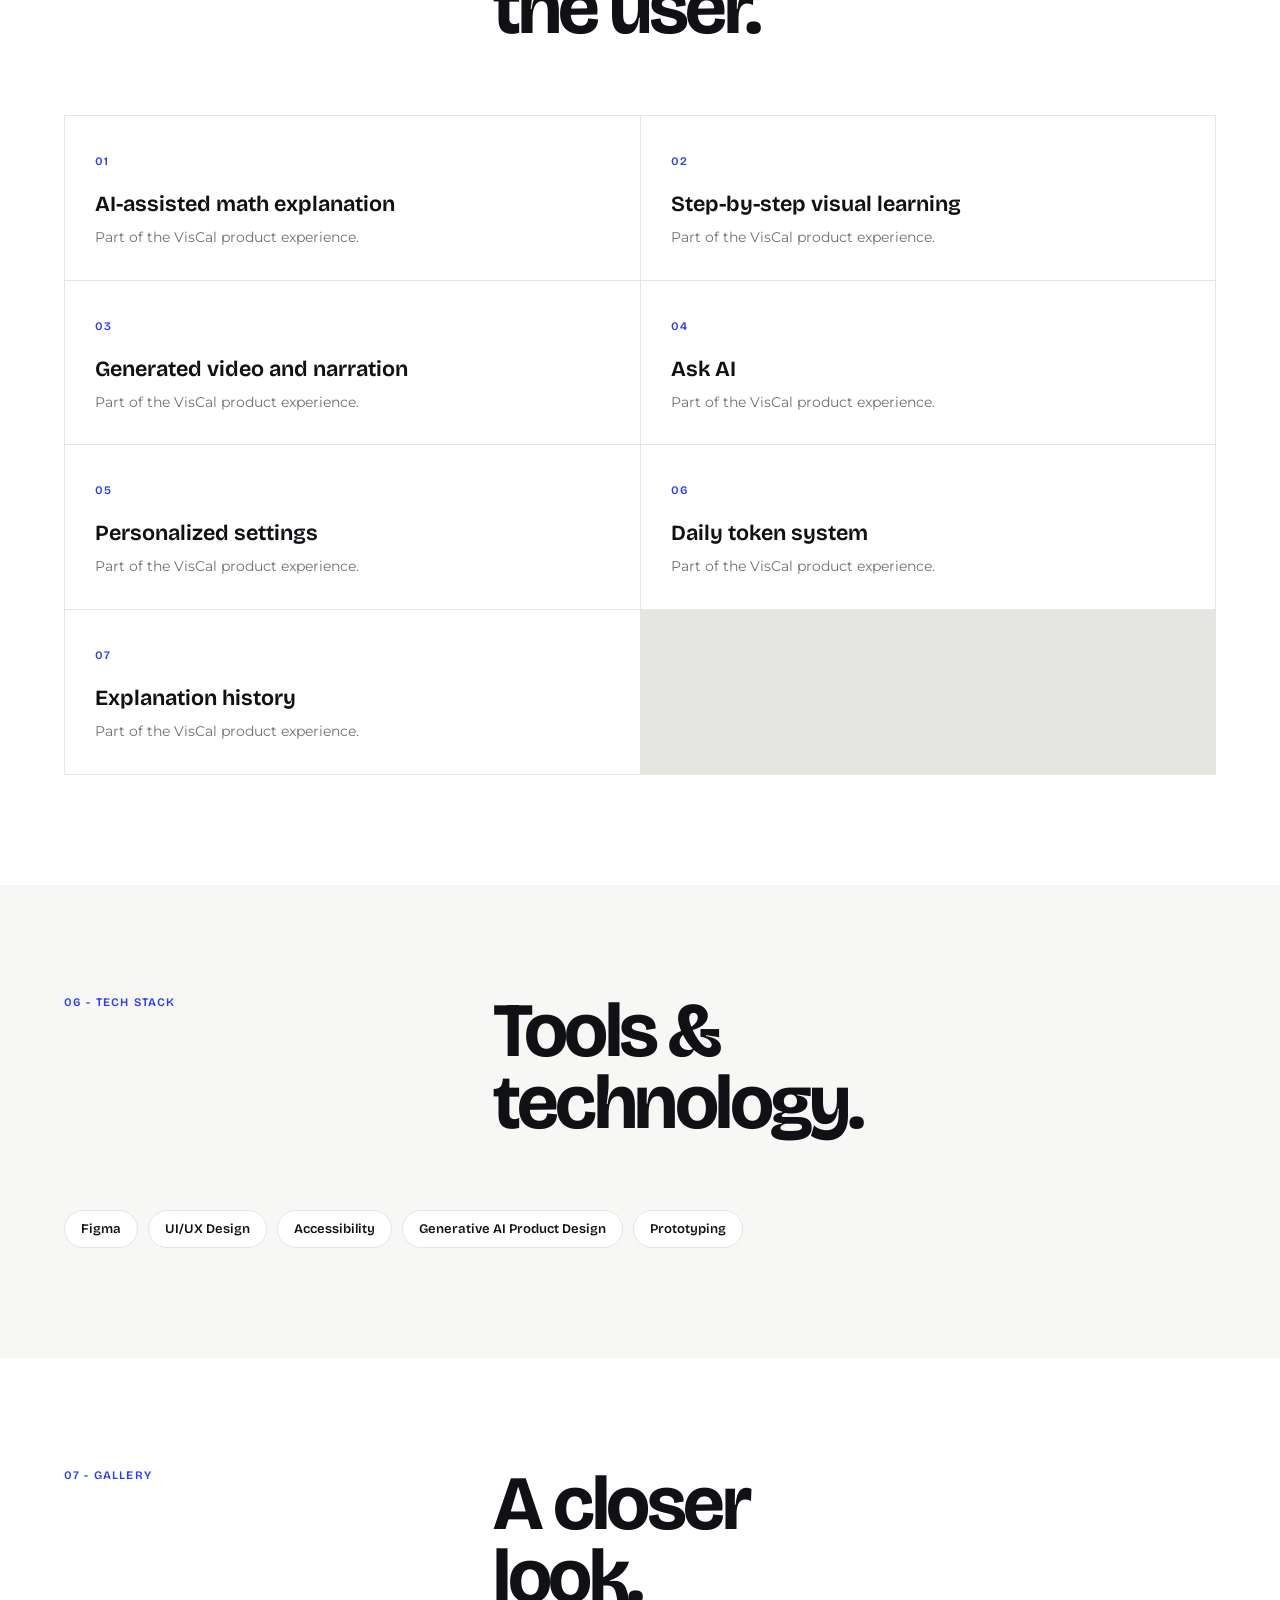
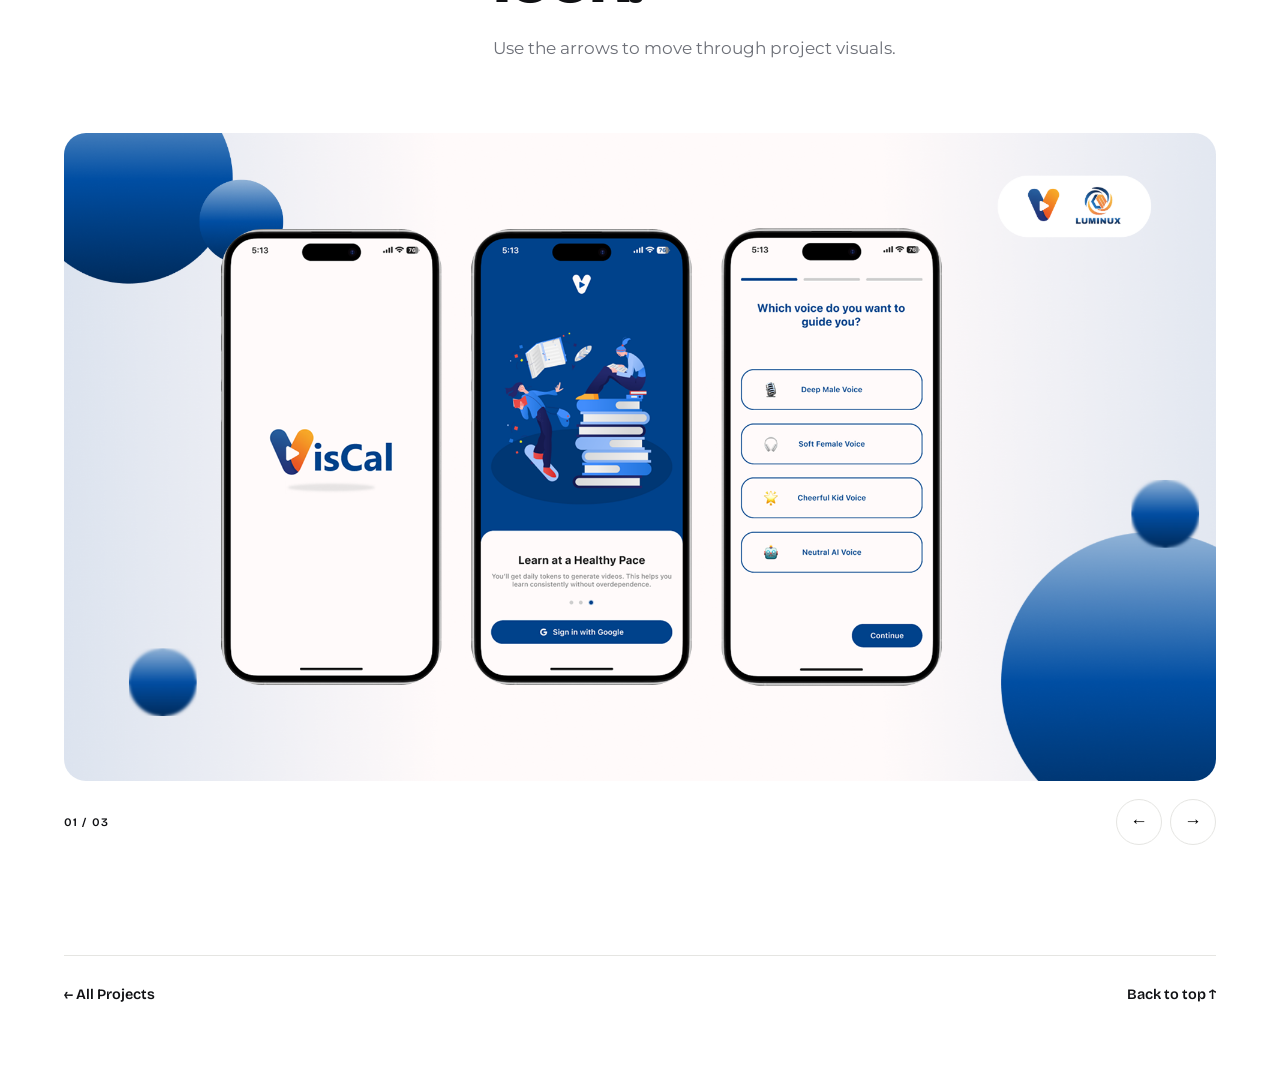
<file: projects/viscal.html>
<!doctype html>
<html lang="en">

<head>
    <meta charset="utf-8">
    <meta name="viewport" content="width=device-width,initial-scale=1">
    <title>VisCal - Dimas Yoga Pratama</title>
    <style>
        @import url('https://fonts.googleapis.com/css2?family=Bricolage+Grotesque:opsz,wght@12..96,400..800&family=Montserrat:wght@300;400;500;600;700&display=swap');

        :root {
            --bg: #fff;
            --surface: #f7f7f5;
            --ink: #101114;
            --muted: #6d7078;
            --line: #e5e5e2;
            --accent: #2b3bf2;
            --max: 1240px;
            --pad: clamp(20px, 5vw, 72px);
            --ease: cubic-bezier(.22, .9, .28, 1)
        }

        * {
            box-sizing: border-box;
            margin: 0;
            padding: 0
        }

        html {
            scroll-behavior: smooth
        }

        body {
            background: var(--bg);
            color: var(--ink);
            font-family: Montserrat, sans-serif;
            line-height: 1.7;
            -webkit-font-smoothing: antialiased
        }

        img {
            display: block;
            max-width: 100%
        }

        a {
            color: inherit
        }

        .container {
            width: min(var(--max), calc(100% - 2 * var(--pad)));
            margin: auto
        }

        .navbar {
            position: fixed;
            top: 18px;
            left: 50%;
            transform: translateX(-50%);
            z-index: 20;
            display: flex;
            align-items: center;
            gap: 4px;
            padding: 7px 9px 7px 18px;
            border: 1px solid #ddd;
            border-radius: 999px;
            background: #fffffff2;
            backdrop-filter: blur(18px);
            box-shadow: 0 12px 40px #14141e14
        }

        .navbar a {
            font: 600 .78rem 'Bricolage Grotesque', sans-serif;
            text-decoration: none;
            padding: 8px 13px;
            border-radius: 999px
        }

        .navbar a:hover {
            background: #f0f0ef
        }

        .navbar .brand {
            font-weight: 700;
            letter-spacing: .08em
        }

        .hero {
            padding: 180px 0 100px
        }

        .hero-grid {
            display: grid;
            grid-template-columns: 1fr .8fr;
            gap: 80px;
            align-items: center
        }

        .kicker,
        .section-num,
        .meta-label,
        .feature-num,
        .gallery-count {
            font: 600 .72rem 'Bricolage Grotesque', sans-serif;
            letter-spacing: .1em;
            text-transform: uppercase
        }

        .kicker,
        .section-num,
        .feature-num {
            color: var(--accent)
        }

        .hero h1 {
            font: 700 clamp(4rem, 9vw, 8.8rem)/.9 'Bricolage Grotesque', sans-serif;
            letter-spacing: -.055em
        }

        .hero h1 span {
            color: var(--accent)
        }

        .hero-description {
            margin-top: 28px;
            max-width: 600px;
            color: var(--muted)
        }

        .hero-actions {
            display: flex;
            gap: 12px;
            flex-wrap: wrap;
            margin-top: 32px
        }

        .button {
            display: inline-flex;
            align-items: center;
            justify-content: center;
            min-height: 46px;
            padding: 0 20px;
            border-radius: 999px;
            text-decoration: none;
            font: 600 .82rem 'Bricolage Grotesque', sans-serif;
            border: 1px solid var(--ink);
            transition: .35s var(--ease)
        }

        .button.primary {
            background: var(--ink);
            color: #fff
        }

        .button:hover {
            transform: translateY(-2px)
        }

        .button.primary:hover {
            background: var(--accent);
            border-color: var(--accent)
        }

        .button.ghost:hover {
            background: var(--ink);
            color: #fff
        }

        .hero-media img {
            width: 100%;
            aspect-ratio: 16/9;
            object-fit: cover;
            border-radius: 28px
        }

        .hero-media {
            position: relative
        }

        .hero-media:after {
            content: '';
            position: absolute;
            inset: 16px -16px -16px 16px;
            border: 1px solid var(--line);
            border-radius: 28px;
            z-index: -1
        }

        .meta {
            display: grid;
            grid-template-columns: repeat(3, 1fr);
            border-top: 1px solid var(--line);
            border-bottom: 1px solid var(--line);
            margin-top: 90px
        }

        .meta-item {
            padding: 24px 20px 24px 0
        }

        .meta-label {
            display: block;
            color: var(--muted);
            margin-bottom: 5px
        }

        .meta-value {
            font: 600 1rem 'Bricolage Grotesque', sans-serif
        }

        .section {
            padding: 110px 0
        }

        .section.alt {
            background: var(--surface)
        }

        .section-head {
            display: grid;
            grid-template-columns: .7fr 1.3fr;
            gap: 40px;
            margin-bottom: 70px
        }

        .section h2 {
            font: 700 clamp(2.7rem, 6vw, 5.5rem)/.95 'Bricolage Grotesque', sans-serif;
            letter-spacing: -.045em
        }

        .section-lead {
            font-size: 1.05rem;
            color: var(--muted);
            max-width: 65ch;
            margin-top: 20px
        }

        .case-copy {
            display: grid;
            grid-template-columns: .75fr 1.25fr;
            gap: 60px
        }

        .case-copy h3,
        .feature h3 {
            font: 650 1.35rem 'Bricolage Grotesque', sans-serif
        }

        .case-copy p,
        .list li {
            color: #454850
        }

        .list {
            display: grid;
            gap: 14px
        }

        .list li {
            position: relative;
            padding-left: 24px
        }

        .list li:before {
            content: '↗';
            position: absolute;
            left: 0;
            color: var(--accent);
            font-weight: 700
        }

        .feature-grid {
            display: grid;
            grid-template-columns: repeat(2, 1fr);
            gap: 1px;
            background: var(--line);
            border: 1px solid var(--line)
        }

        .feature {
            background: var(--bg);
            padding: 30px
        }

        .feature h3 {
            margin: 18px 0 8px
        }

        .feature p {
            font-size: .9rem;
            color: var(--muted)
        }

        .stack {
            display: flex;
            flex-wrap: wrap;
            gap: 10px
        }

        .chip {
            padding: 10px 16px;
            border: 1px solid var(--line);
            border-radius: 999px;
            font: 600 .82rem 'Bricolage Grotesque', sans-serif;
            background: #fff
        }

        .gallery-frame {
            position: relative;
            overflow: hidden;
            border-radius: 22px;
            background: #eee;
            aspect-ratio: 16/9
        }

        .gallery-frame img {
            width: 100%;
            height: 100%;
            object-fit: cover;
            transition: opacity .2s
        }

        .gallery-controls {
            display: flex;
            justify-content: space-between;
            align-items: center;
            margin-top: 18px
        }

        .gallery-buttons {
            display: flex;
            gap: 8px
        }

        .gallery-buttons button {
            width: 46px;
            height: 46px;
            border: 1px solid var(--line);
            background: #fff;
            border-radius: 50%;
            font-size: 1.1rem;
            cursor: pointer
        }

        .gallery-buttons button:hover {
            background: var(--ink);
            color: #fff
        }

        .note {
            margin-top: 15px;
            color: var(--muted);
            font-size: .78rem
        }

        .bottom-nav {
            display: flex;
            justify-content: space-between;
            border-top: 1px solid var(--line);
            padding: 30px 0 80px
        }

        .bottom-nav a {
            font: 600 .9rem 'Bricolage Grotesque', sans-serif;
            text-decoration: none
        }

        .bottom-nav a:hover {
            color: var(--accent)
        }

        .reveal {
            opacity: 0;
            transform: translateY(22px);
            transition: .8s var(--ease)
        }

        .reveal.show {
            opacity: 1;
            transform: none
        }

        @media(max-width:800px) {
            .navbar {
                width: calc(100% - 28px);
                justify-content: space-between
            }

            .navbar a:not(.brand) {
                display: none
            }

            .hero {
                padding-top: 130px
            }

            .hero-grid,
            .section-head,
            .case-copy {
                grid-template-columns: 1fr
            }

            .hero-grid {
                gap: 45px
            }

            .hero h1 {
                font-size: clamp(3.5rem, 17vw, 6rem)
            }

            .meta {
                grid-template-columns: 1fr
            }

            .meta-item {
                border-bottom: 1px solid var(--line)
            }

            .section {
                padding: 80px 0
            }

            .feature-grid {
                grid-template-columns: 1fr
            }

            .bottom-nav {
                padding-bottom: 50px
            }
        }
    </style>
</head>

<body>
    <nav class="navbar"><a class="brand" href="../index.html">DYP</a><a href="#overview">Overview</a><a
            href="#problem">Problem</a><a href="#solution">Solution</a><a href="#contributions">Contributions</a><a
            href="#features">Features</a><a href="#stack">Stack</a><a href="#gallery">Gallery</a></nav>
    <main>
        <section class="hero">
            <div class="container">
                <div class="hero-grid">
                    <div class="reveal">
                        <p class="kicker">02 / Product Design · Accessibility</p>
                        <h1>VisCal<span>.</span></h1>
                        <p class="hero-description">An inclusive math learning application powered by generative AI,
                            designed to make step-by-step mathematics more accessible and engaging for people with
                            dyscalculia.</p>
                        <div class="hero-actions"><a class="button primary" href="http://clips.id/VisCalPrototype"
                                target="_blank" rel="noopener">View Prototype ↗</a><a class="button ghost"
                                href="../index.html#projects">Back to Projects</a></div>
                    </div>
                    <div class="hero-media reveal"><img src="../assets/images/viscal.png" alt="VisCal project preview">
                    </div>
                </div>
                <div class="meta reveal">
                    <div class="meta-item"><span class="meta-label">Role</span><span class="meta-value">UI/UX
                            Designer</span></div>
                    <div class="meta-item"><span class="meta-label">Timeline</span><span class="meta-value">2025</span>
                    </div>
                    <div class="meta-item"><span class="meta-label">Project</span><span class="meta-value">VisCal</span>
                    </div>
                </div>
            </div>
        </section>
        <section class="section" id="overview">
            <div class="container">
                <div class="section-head reveal"><span class="section-num">01 - OVERVIEW</span>
                    <div>
                        <h2>What is<br>VisCal?</h2>
                        <p class="section-lead">An inclusive math learning application powered by generative AI,
                            designed to make step-by-step mathematics more accessible and engaging for people with
                            dyscalculia.</p>
                    </div>
                </div>
            </div>
        </section>
        <section class="section alt" id="problem">
            <div class="container">
                <div class="section-head reveal"><span class="section-num">02 - PROBLEM</span>
                    <div>
                        <h2>The challenge<br>behind it.</h2>
                    </div>
                </div>
                <div class="case-copy reveal">
                    <h3>Problem</h3>
                    <p>Mathematical problems can be difficult to process when explanations are dense, abstract, or skip
                        intermediate steps. Learners with dyscalculia can benefit from clearer visual structure and
                        manageable explanations.</p>
                </div>
            </div>
        </section>
        <section class="section" id="solution">
            <div class="container">
                <div class="section-head reveal"><span class="section-num">03 - SOLUTION</span>
                    <div>
                        <h2>Turning the<br>problem around.</h2>
                    </div>
                </div>
                <div class="case-copy reveal">
                    <h3>Solution</h3>
                    <p>VisCal turns a submitted math problem into a guided learning experience, breaking solutions into
                        understandable steps and pairing explanations with generated visual and narrated content.</p>
                </div>
            </div>
        </section>
        <section class="section alt" id="contributions">
            <div class="container">
                <div class="section-head reveal"><span class="section-num">04 - CONTRIBUTIONS</span>
                    <div>
                        <h2>My role in<br>VisCal.</h2>
                    </div>
                </div>
                <div class="case-copy reveal">
                    <h3>What I contributed</h3>
                    <ul class="list">
                        <li>Designed the core interaction for submitting a math problem and receiving an AI-generated
                            explanation.</li>
                        <li>Structured the step-by-step learning flow.</li>
                        <li>Designed personalization for narration voice, explanation speed, and language.</li>
                        <li>Designed chat, history, onboarding, personalization, and generated-video experiences.</li>
                    </ul>
                </div>
            </div>
        </section>
        <section class="section" id="features">
            <div class="container">
                <div class="section-head reveal"><span class="section-num">05 - FEATURES</span>
                    <div>
                        <h2>Designed around<br>the user.</h2>
                    </div>
                </div>
                <div class="feature-grid">
                    <article class='feature reveal'><span class='feature-num'>01</span>
                        <h3>AI-assisted math explanation</h3>
                        <p>Part of the VisCal product experience.</p>
                    </article>
                    <article class='feature reveal'><span class='feature-num'>02</span>
                        <h3>Step-by-step visual learning</h3>
                        <p>Part of the VisCal product experience.</p>
                    </article>
                    <article class='feature reveal'><span class='feature-num'>03</span>
                        <h3>Generated video and narration</h3>
                        <p>Part of the VisCal product experience.</p>
                    </article>
                    <article class='feature reveal'><span class='feature-num'>04</span>
                        <h3>Ask AI</h3>
                        <p>Part of the VisCal product experience.</p>
                    </article>
                    <article class='feature reveal'><span class='feature-num'>05</span>
                        <h3>Personalized settings</h3>
                        <p>Part of the VisCal product experience.</p>
                    </article>
                    <article class='feature reveal'><span class='feature-num'>06</span>
                        <h3>Daily token system</h3>
                        <p>Part of the VisCal product experience.</p>
                    </article>
                    <article class='feature reveal'><span class='feature-num'>07</span>
                        <h3>Explanation history</h3>
                        <p>Part of the VisCal product experience.</p>
                    </article>
                </div>
            </div>
        </section>
        <section class="section alt" id="stack">
            <div class="container">
                <div class="section-head reveal"><span class="section-num">06 - TECH STACK</span>
                    <div>
                        <h2>Tools &amp;<br>technology.</h2>
                    </div>
                </div>
                <div class="stack reveal"><span class='chip'>Figma</span><span class='chip'>UI/UX Design</span><span
                        class='chip'>Accessibility</span><span class='chip'>Generative AI Product Design</span><span
                        class='chip'>Prototyping</span></div>
            </div>
        </section>
        <section class="section" id="gallery">
            <div class="container">
                <div class="section-head reveal"><span class="section-num">07 - GALLERY</span>
                    <div>
                        <h2>A closer<br>look.</h2>
                        <p class="section-lead">Use the arrows to move through project visuals.</p>
                    </div>
                </div>
                <div class="gallery reveal">
                    <div class="gallery-frame"><img id="galleryImage" src="../assets/images/viscal1.png"
                            alt="VisCal gallery image"></div>
                    <div class="gallery-controls"><span class="gallery-count" id="galleryCount">01 / 03</span>
                        <div class="gallery-buttons"><button id="prev" type="button">←</button><button id="next"
                                type="button">→</button></div>
                    </div>
                </div>
            </div>
        </section>
        <section class="container">
            <div class="bottom-nav"><a href="../index.html#projects">← All Projects</a><a href="#overview">Back to top
                    ↑</a></div>
        </section>
    </main>
    <script>const gallery = ["../assets/images/viscal1.png", "../assets/images/viscal2.png", "../assets/images/viscal3.png"]; let i = 0; const im = document.getElementById('galleryImage'), ct = document.getElementById('galleryCount'); function render() { im.style.opacity = 0; setTimeout(() => { im.src = gallery[i]; im.style.opacity = 1; ct.textContent = String(i + 1).padStart(2, '0') + ' / ' + String(gallery.length).padStart(2, '0') }, 120) } document.getElementById('next').onclick = () => { i = (i + 1) % gallery.length; render() }; document.getElementById('prev').onclick = () => { i = (i - 1 + gallery.length) % gallery.length; render() }; const o = new IntersectionObserver(es => es.forEach(e => e.isIntersecting && e.target.classList.add('show')), { threshold: .12 }); document.querySelectorAll('.reveal').forEach(e => o.observe(e));</script>
</body>

</html>
</file>
